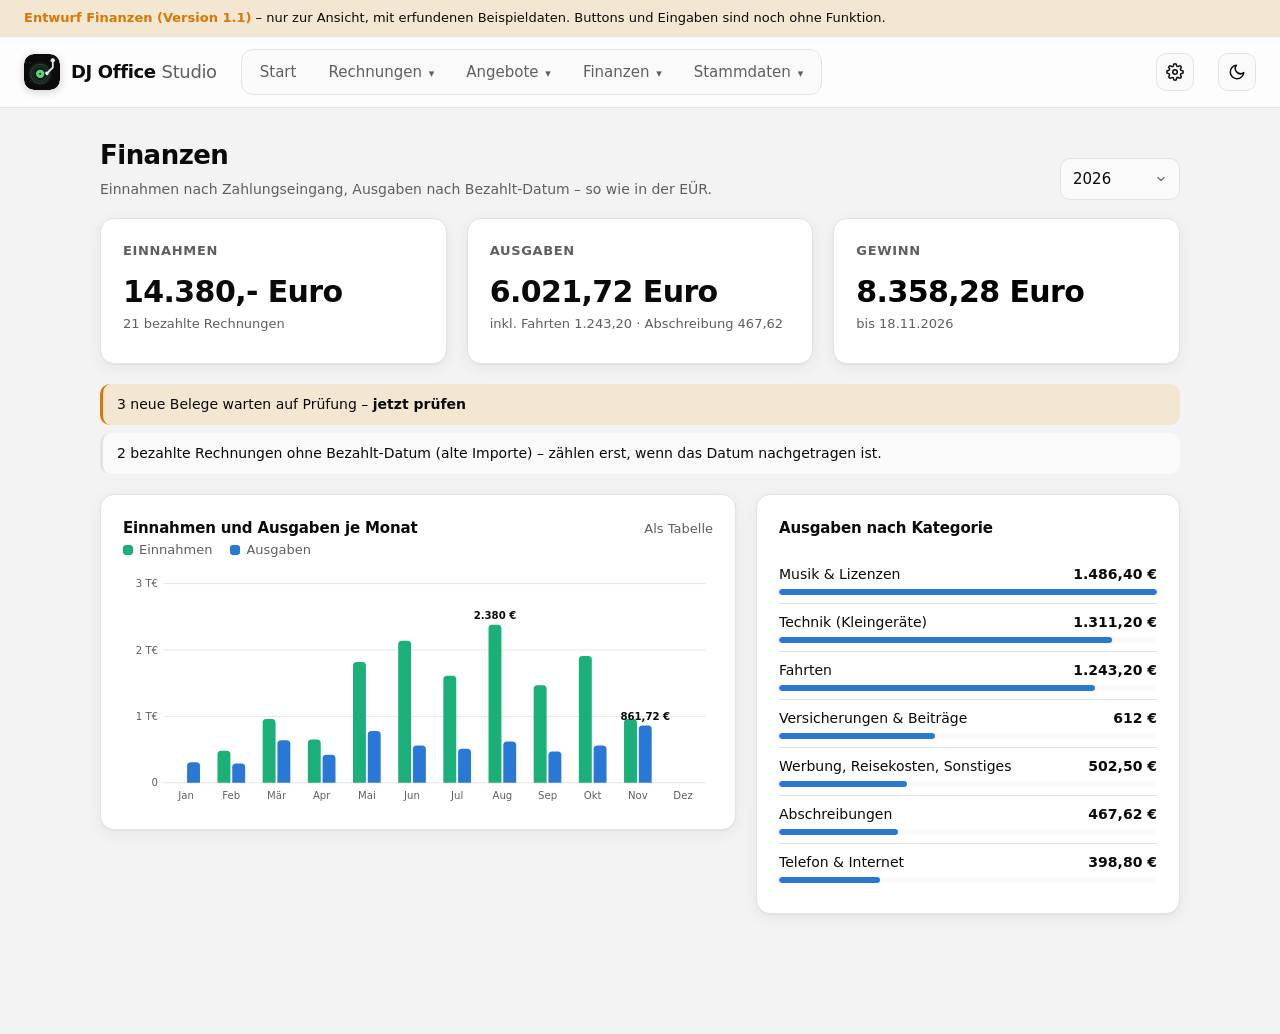
<file: docs/entwurf-finanzen/index.html>
<!DOCTYPE html>
<html lang="de">
<head>
<meta charset="utf-8">
<meta name="viewport" content="width=device-width, initial-scale=1">
<title>Entwurf: Finanzen – DJ Office Studio</title>
<script>
  (function () {
    var q = new URLSearchParams(location.search);
    var t = q.get("theme") || localStorage.getItem("theme") || (matchMedia("(prefers-color-scheme: dark)").matches ? "dark" : "light");
    document.documentElement.setAttribute("data-theme", t);
  })();
</script>
<link rel="stylesheet" href="../../rechnungen/app/static/style.css">
<style>
  /* ---- nur für den Entwurf ---- */
  .entwurf-band { background: var(--gelb-soft); color: var(--text); border-bottom: 1px solid var(--border); padding: 8px 24px; font-size: 13px; }
  .entwurf-band b { color: var(--gelb); }
  section.ansicht { display: none; }
  section.ansicht.aktiv { display: block; }
  .kopf { display: flex; align-items: flex-end; justify-content: space-between; gap: 16px; flex-wrap: wrap; margin: 4px 0 18px; }
  .kopf h2 { margin: 0; font-size: 26px; letter-spacing: -.02em; }
  .kopf .hint { margin-top: 4px; font-size: 14px; }
  .kopf select { width: auto; }
  .kacheln { display: grid; grid-template-columns: repeat(3, minmax(0, 1fr)); gap: 20px; margin-bottom: 20px; }
  .kacheln .card { margin: 0; }
  .kachel-titel { font-size: 13px; color: var(--muted); font-weight: 600; text-transform: uppercase; letter-spacing: .05em; margin-bottom: 8px; }
  .kachel .stat-gross { font-size: 30px; }
  .kachel.gewinn .stat-gross { color: var(--ink); }
  @media (max-width: 900px) { .kacheln { grid-template-columns: minmax(0, 1fr); } }
  .zwei { display: grid; grid-template-columns: minmax(0, 3fr) minmax(0, 2fr); gap: 20px; }
  .zwei > .card { margin: 0; }
  @media (max-width: 900px) { .zwei { grid-template-columns: minmax(0, 1fr); } }
  .row.between { justify-content: space-between; align-items: center; }

  /* Diagramm */
  .legende { display: flex; gap: 18px; font-size: 13px; color: var(--muted); margin: 0 0 8px; align-items: center; }
  .legende i { display: inline-block; width: 10px; height: 10px; border-radius: 3px; margin-right: 6px; vertical-align: -1px; }
  :root { --ein: #1baf7a; --aus: #2a78d6; }
  [data-theme="dark"] { --ein: #199e70; --aus: #256abf; }
  svg.diagramm { width: 100%; height: auto; display: block; overflow: visible; }
  svg.diagramm .gitter { stroke: var(--border); stroke-width: 1; }
  svg.diagramm text { fill: var(--muted); font-size: 11px; font-family: inherit; }
  svg.diagramm text.wert { fill: var(--text); font-weight: 600; }
  svg.diagramm .hit { fill: transparent; cursor: default; }
  svg.diagramm g.monat:hover .hit { fill: var(--primary-soft); }
  .tooltip { position: fixed; pointer-events: none; background: var(--card); border: 1px solid var(--border); box-shadow: var(--shadow-lg);
    border-radius: 10px; padding: 8px 12px; font-size: 13px; display: none; z-index: 50; min-width: 170px; }
  .tooltip b { display: block; margin-bottom: 4px; }
  .tooltip div { display: flex; justify-content: space-between; gap: 16px; }
  .tooltip i { display: inline-block; width: 8px; height: 8px; border-radius: 2px; margin-right: 6px; }
  .tabelle-umschalten { font-size: 13px; }
  table.mini { width: 100%; border-collapse: collapse; font-size: 13px; }
  table.mini th, table.mini td { padding: 5px 8px; border-bottom: 1px solid var(--border); text-align: right; }
  table.mini th:first-child, table.mini td:first-child { text-align: left; }

  /* Kategorien */
  .kat-zeile { display: grid; grid-template-columns: minmax(0, 1fr) auto; gap: 4px 12px; padding: 8px 0; border-bottom: 1px solid var(--border); font-size: 14px; }
  .kat-zeile:last-child { border-bottom: none; }
  .kat-zeile strong { font-variant-numeric: tabular-nums; }
  .kat-balken { grid-column: 1 / -1; height: 6px; border-radius: 999px; background: var(--input-bg); overflow: hidden; }
  .kat-balken span { display: block; height: 100%; border-radius: 999px; background: var(--aus); }
  .chip { display: inline-block; padding: 2px 9px; border-radius: 999px; font-size: 12px; font-weight: 600; background: var(--input-bg); border: 1px solid var(--border); white-space: nowrap; }
  .chip.musik { background: rgba(42, 120, 214, .12); border-color: transparent; }
  .chip.technik { background: var(--primary-soft); border-color: transparent; }
  .chip.auto { background: var(--primary-soft); border-color: transparent; }
  .chip.hand { background: var(--gelb-soft); border-color: transparent; }

  /* Belege */
  .neu-liste { display: grid; gap: 10px; }
  .neu-beleg { display: grid; grid-template-columns: 44px minmax(0, 1fr) auto auto; gap: 14px; align-items: center; padding: 12px 14px;
    border: 1px solid var(--border); border-radius: 12px; background: var(--input-bg); }
  .datei-icon { width: 44px; height: 52px; border-radius: 8px; background: var(--card); border: 1px solid var(--border); display: grid; place-items: center;
    font-size: 11px; font-weight: 700; color: var(--muted); }
  .neu-beleg .was { min-width: 0; }
  .neu-beleg .was strong { display: block; }
  .neu-beleg .was small { color: var(--muted); display: block; overflow: hidden; text-overflow: ellipsis; white-space: nowrap; }
  .neu-beleg .betrag { font-weight: 700; font-variant-numeric: tabular-nums; text-align: right; }
  .filterzeile { display: flex; gap: 10px; flex-wrap: wrap; align-items: center; margin-bottom: 8px; }
  .filterzeile input { flex: 1; min-width: 200px; }
  .filterzeile select { width: auto; }
  .umschalter { display: inline-flex; border: 1px solid var(--border); border-radius: 10px; overflow: hidden; }
  .umschalter button { border: none; border-radius: 0; background: var(--card); color: var(--muted); padding: 8px 12px; font-size: 13px; }
  .umschalter button.an { background: var(--chip-bg); color: var(--chip-fg); }
  tr.gruppe td { background: var(--input-bg); font-weight: 600; }
  tr.gruppe td small { font-weight: 500; color: var(--muted); }
  .beleg-link { text-decoration: none; font-size: 15px; }

  /* Prüfen-Dialog */
  .pruefen { display: grid; grid-template-columns: minmax(0, 1fr) minmax(0, 1fr); gap: 24px; }
  @media (max-width: 900px) { .pruefen { grid-template-columns: minmax(0, 1fr); } }
  .beleg-vorschau { border: 1px solid var(--border); border-radius: 12px; background: #fff; color: #111; padding: 22px; font-family: Arial, Helvetica, sans-serif; font-size: 13px; line-height: 1.45; }
  .beleg-vorschau .mail-kopf { border-bottom: 1px solid #e5e5e5; padding-bottom: 10px; margin-bottom: 14px; color: #555; font-size: 12px; }
  .beleg-vorschau h3 { margin: 0 0 4px; font-size: 20px; }
  .beleg-vorschau table { width: 100%; border-collapse: collapse; margin-top: 12px; }
  .beleg-vorschau td { padding: 5px 0; border-bottom: 1px solid #eee; }
  .beleg-vorschau td:last-child { text-align: right; }
  .beleg-vorschau tr.beleg-summe td { font-weight: 700; font-size: 15px; border-bottom: none; }
  .beleg-vorschau mark { background: rgba(74, 222, 128, .45); padding: 0 3px; border-radius: 3px; }
  .mini-hinweis a, .pruefliste a { color: var(--text); font-weight: 650; }
  .erkannt { font-size: 12px; color: var(--muted); margin-top: -8px; margin-bottom: 12px; }
  .erkannt b { color: var(--ink); }
  .fortschritt { font-size: 13px; color: var(--muted); }

  /* Fahrten / Editor */
  .info-zeile { display: flex; gap: 10px 22px; flex-wrap: wrap; font-size: 14px; color: var(--muted); align-items: center; }
  .info-zeile b { color: var(--text); }
  .schalter-zeile { display: flex; gap: 12px; align-items: center; padding: 12px 14px; border-radius: 12px; background: var(--primary-soft); margin-top: 6px; }
  .schalter-zeile .hint { margin: 0; }
  .ort-felder { display: grid; gap: 0; }
  .muted { color: var(--muted); }
  .mini-hinweis { font-size: 12.5px; color: var(--muted); }
  .klein-button-zeile { display: flex; gap: 8px; flex-wrap: wrap; }
  .gesperrt { opacity: .55; }
  .pruefliste { list-style: none; margin: 0; padding: 0; display: grid; gap: 8px; }
  .pruefliste li { padding: 10px 14px; border-radius: 10px; font-size: 14px; background: var(--input-bg); border-left: 3px solid var(--border); }
  .pruefliste li.ok { background: var(--primary-soft); border-left-color: var(--neon); }
  .pruefliste li.warn { background: var(--gelb-soft); border-left-color: var(--gelb); }
  table.euer td.num { font-variant-numeric: tabular-nums; }
  table.euer tr.summe td { font-weight: 700; border-top: 2px solid var(--text); }
  table.euer tr.zwischen td { font-weight: 650; background: var(--input-bg); }
  table.euer tr.gewinn td { font-weight: 800; font-size: 17px; }
  .export-liste { margin: 8px 0 16px; padding-left: 18px; font-size: 14px; }
  .export-liste li { margin: 3px 0; }
  .eingerueckt td:first-child { padding-left: 26px; }
</style>
</head>
<body>
<div class="entwurf-band"><b>Entwurf Finanzen (Version 1.1)</b> – nur zur Ansicht, mit erfundenen Beispieldaten. Buttons und Eingaben sind noch ohne Funktion.</div>
<header>
  <h1 id="logo">
    <svg class="logo" viewBox="0 0 40 40" aria-hidden="true">
      <rect width="40" height="40" rx="11" fill="#0b0b0b"/><circle cx="18" cy="22" r="13" fill="#1a1a1a"/>
      <circle cx="18" cy="22" r="10.5" fill="none" stroke="var(--neon)" stroke-opacity=".35" stroke-width=".8"/>
      <circle cx="18" cy="22" r="8" fill="none" stroke="var(--neon)" stroke-opacity=".25" stroke-width=".8"/>
      <circle cx="18" cy="22" r="4.6" fill="var(--neon)"/><circle cx="18" cy="22" r="1.2" fill="#0b0b0b"/>
      <path d="M32 7 L32 15 L25.5 21.5" fill="none" stroke="#e8e8e8" stroke-width="2" stroke-linecap="round" stroke-linejoin="round"/>
      <circle cx="32" cy="7" r="2.4" fill="#e8e8e8"/>
      <rect x="23.4" y="20" width="4" height="3" rx="1" transform="rotate(45 25.4 21.5)" fill="#e8e8e8"/>
    </svg>
    <span class="brand">DJ Office <em>Studio</em></span>
  </h1>
  <nav>
    <button type="button" data-ansicht="start">Start</button>
    <div class="menu"><button type="button" class="menu-kopf">Rechnungen <span class="pfeil">▾</span></button>
      <div class="menu-liste"><button type="button" data-ansicht="editor">＋ Neue Rechnung</button><button type="button" disabled>☰ Rechnungen</button></div></div>
    <div class="menu"><button type="button" class="menu-kopf">Angebote <span class="pfeil">▾</span></button>
      <div class="menu-liste"><button type="button" disabled>✎ Neues Angebot</button><button type="button" disabled>❐ Angebote</button></div></div>
    <div class="menu"><button type="button" class="menu-kopf">Finanzen <span class="pfeil">▾</span></button>
      <div class="menu-liste">
        <button type="button" data-ansicht="uebersicht">◔ Übersicht</button>
        <button type="button" data-ansicht="ausgaben">↧ Ausgaben</button>
        <button type="button" data-ansicht="fahrten">➜ Fahrten</button>
        <button type="button" data-ansicht="anschaffungen">▣ Anschaffungen</button>
        <button type="button" data-ansicht="euer">§ EÜR &amp; Export</button>
      </div></div>
    <div class="menu"><button type="button" class="menu-kopf">Stammdaten <span class="pfeil">▾</span></button>
      <div class="menu-liste"><button type="button" disabled>◉ Kunden</button><button type="button" disabled>♪ Rechnungsposten</button><button type="button" disabled>€ Zahlungsbedingungen</button></div></div>
  </nav>
  <button type="button" class="theme-toggle header-rechts" data-ansicht="einstellungen" title="Einstellungen">
    <svg viewBox="0 0 24 24" fill="none" stroke="currentColor" stroke-width="2" stroke-linecap="round" stroke-linejoin="round" aria-hidden="true"><circle cx="12" cy="12" r="3"/><path d="M19.4 15a1.65 1.65 0 0 0 .33 1.82l.06.06a2 2 0 1 1-2.83 2.83l-.06-.06a1.65 1.65 0 0 0-1.82-.33 1.65 1.65 0 0 0-1 1.51V21a2 2 0 1 1-4 0v-.09A1.65 1.65 0 0 0 9 19.4a1.65 1.65 0 0 0-1.82.33l-.06.06a2 2 0 1 1-2.83-2.83l.06-.06A1.65 1.65 0 0 0 4.68 15a1.65 1.65 0 0 0-1.51-1H3a2 2 0 1 1 0-4h.09A1.65 1.65 0 0 0 4.6 9a1.65 1.65 0 0 0-.33-1.82l-.06-.06a2 2 0 1 1 2.83-2.83l.06.06A1.65 1.65 0 0 0 9 4.68a1.65 1.65 0 0 0 1-1.51V3a2 2 0 1 1 4 0v.09a1.65 1.65 0 0 0 1 1.51 1.65 1.65 0 0 0 1.82-.33l.06-.06a2 2 0 1 1 2.83 2.83l-.06.06A1.65 1.65 0 0 0 19.4 9a1.65 1.65 0 0 0 1.51 1H21a2 2 0 1 1 0 4h-.09a1.65 1.65 0 0 0-1.51 1z"/></svg>
  </button>
  <button type="button" id="theme-toggle" class="theme-toggle" title="Hell/Dunkel">
    <svg class="icon-mond" viewBox="0 0 24 24" fill="none" stroke="currentColor" stroke-width="2" stroke-linecap="round" stroke-linejoin="round"><path d="M21 12.8A9 9 0 1 1 11.2 3a7 7 0 0 0 9.8 9.8z"/></svg>
    <svg class="icon-sonne" viewBox="0 0 24 24" fill="none" stroke="currentColor" stroke-width="2" stroke-linecap="round" stroke-linejoin="round"><circle cx="12" cy="12" r="4"/><path d="M12 2v2M12 20v2M4.9 4.9l1.4 1.4M17.7 17.7l1.4 1.4M2 12h2M20 12h2M4.9 19.1l1.4-1.4M17.7 6.3l1.4-1.4"/></svg>
  </button>
</header>

<main>
<!-- ======================= START (neue Kachel) ======================= -->
<section class="ansicht" id="a-start">
  <div class="kopf"><div><h2>Hallo, Max!</h2><p class="hint">Startseite – neu ist nur die Kachel „Finanzen 2026“ (rechts oben), der Rest bleibt wie bisher.</p></div></div>
  <div class="start-grid">
    <div class="start-spalte">
      <div class="card"><div class="row between"><h2>Offene Rechnungen</h2><a href="#" class="mehr">alle →</a></div>
        <div class="stat-gross">1.410,- Euro<small>2 offene Rechnungen</small></div><p class="hint">… wie bisher …</p></div>
    </div>
    <div class="start-spalte">
      <div class="card">
        <div class="row between"><h2>Finanzen 2026</h2><a href="#" class="mehr" data-ansicht="uebersicht">Übersicht →</a></div>
        <div class="stat-gross">8.358,28 Euro<small>Gewinn bis heute · Einnahmen 14.380,- · Ausgaben 6.021,72</small></div>
        <ul class="hinweise"><li class="gelb">3 neue Belege warten auf Prüfung – <a href="#" data-ansicht="ausgaben">jetzt prüfen</a></li></ul>
      </div>
      <div class="card"><h2>Datensicherung</h2><p class="hint">… wie bisher …</p></div>
    </div>
  </div>
</section>

<!-- ======================= ÜBERSICHT ======================= -->
<section class="ansicht" id="a-uebersicht">
  <div class="kopf">
    <div><h2>Finanzen</h2><p class="hint">Einnahmen nach Zahlungseingang, Ausgaben nach Bezahlt-Datum – so wie in der EÜR.</p></div>
    <select aria-label="Jahr"><option>2026</option><option>2025</option></select>
  </div>
  <div class="kacheln">
    <div class="card kachel"><div class="kachel-titel">Einnahmen</div><div class="stat-gross">14.380,- Euro<small>21 bezahlte Rechnungen</small></div></div>
    <div class="card kachel"><div class="kachel-titel">Ausgaben</div><div class="stat-gross">6.021,72 Euro<small>inkl. Fahrten 1.243,20 · Abschreibung 467,62</small></div></div>
    <div class="card kachel gewinn"><div class="kachel-titel">Gewinn</div><div class="stat-gross">8.358,28 Euro<small>bis 18.11.2026</small></div></div>
  </div>
  <ul class="hinweise" style="margin-bottom:20px">
    <li class="gelb">3 neue Belege warten auf Prüfung – <a href="#" data-ansicht="ausgaben">jetzt prüfen</a></li>
    <li>2 bezahlte Rechnungen ohne Bezahlt-Datum (alte Importe) – zählen erst, wenn das Datum nachgetragen ist.</li>
  </ul>
  <div class="zwei">
    <div class="card">
      <div class="row between"><h2>Einnahmen und Ausgaben je Monat</h2><a href="#" class="mehr tabelle-umschalten" id="tab-umschalten">Als Tabelle</a></div>
      <div class="legende"><span><i style="background:var(--ein)"></i>Einnahmen</span><span><i style="background:var(--aus)"></i>Ausgaben</span></div>
      <div id="diagramm"></div>
      <div id="diagramm-tabelle" hidden></div>
    </div>
    <div class="card">
      <h2>Ausgaben nach Kategorie</h2>
      <div id="kategorien"></div>
    </div>
  </div>
</section>

<!-- ======================= AUSGABEN ======================= -->
<section class="ansicht" id="a-ausgaben">
  <div class="kopf"><div><h2>Ausgaben</h2><p class="hint">Belege hochladen, prüfen, fertig. Die Originale bleiben gespeichert.</p></div>
    <div class="klein-button-zeile"><button type="button" class="secondary">＋ Ausgabe ohne Beleg</button></div></div>
  <div class="card">
    <label class="dropzone"><strong>Belege hierher ziehen</strong><span>PDF-Rechnungen · Fotos (JPG, PNG, HEIC) · Kauf-Mails direkt aus dem Mailprogramm (.eml, .msg) – auch mehrere auf einmal</span><span class="mini-hinweis">oder klicken zum Auswählen</span></label>
  </div>
  <div class="card">
    <div class="row between"><h2>Neu – bitte prüfen <span class="h2-sub">3 Belege</span></h2><button type="button" data-ansicht="pruefen">Alle nacheinander prüfen →</button></div>
    <div class="neu-liste">
      <div class="neu-beleg"><div class="datei-icon">MAIL</div><div class="was"><strong>Beatport</strong><small>„Here is your order receipt“ · 31.10.2026 · 2 Tracks · erkannt: Gesamt, MwSt., Kategorie</small></div><div class="betrag">5,33 €</div><button type="button" class="small" data-ansicht="pruefen">Prüfen</button></div>
      <div class="neu-beleg"><div class="datei-icon">MAIL</div><div class="was"><strong>Apple</strong><small>„Deine Rechnung von Apple“ · 09.11.2026 · 1 Titel · erkannt: Gesamt, MwSt., Kategorie</small></div><div class="betrag">1,29 €</div><button type="button" class="small secondary">Prüfen</button></div>
      <div class="neu-beleg"><div class="datei-icon">FOTO</div><div class="was"><strong>IMG_2041.HEIC</strong><small>Foto · 14.11.2026 · keine automatische Erkennung – Betrag bitte eintragen</small></div><div class="betrag muted">– €</div><button type="button" class="small secondary">Eintragen</button></div>
    </div>
  </div>
  <div class="card">
    <div class="filterzeile">
      <input placeholder="Ausgaben durchsuchen …">
      <select><option>2026</option></select>
      <select><option>Alle Kategorien</option><option>Musik &amp; Lizenzen</option><option>Technik</option></select>
      <div class="umschalter"><button type="button">Einzeln</button><button type="button" class="an">Zusammengefasst</button></div>
    </div>
    <table class="list">
      <thead><tr><th>Bezahlt am</th><th>Lieferant</th><th>Beschreibung</th><th>Kategorie</th><th class="num">Betrag</th><th>Beleg</th><th></th></tr></thead>
      <tbody>
        <tr class="gruppe"><td>Nov. 2026</td><td>Musik-Käufe</td><td><small>Apple 3× · Amazon 1× · Qobuz 1× – aufklappen ▸</small></td><td><span class="chip musik">Musik &amp; Lizenzen</span></td><td class="num">8,79 €</td><td></td><td></td></tr>
        <tr><td>14.11.26</td><td>Thomann</td><td>2 × XLR-Kabel 10 m, Gaffa-Tape</td><td><span class="chip technik">Technik</span></td><td class="num">54,80 €</td><td><a class="beleg-link" href="#" title="Beleg öffnen">📎</a></td><td class="btns"><button class="small secondary">✎</button></td></tr>
        <tr><td>01.11.26</td><td>DJ City</td><td>Musikpool Monatsabo</td><td><span class="chip musik">Musik &amp; Lizenzen</span></td><td class="num">29,99 €</td><td><a class="beleg-link" href="#">📎</a></td><td class="btns"><button class="small secondary">✎</button></td></tr>
        <tr class="gruppe"><td>Okt. 2026</td><td>Musik-Käufe</td><td><small>Beatport 4× · Apple 2× – aufklappen ▸</small></td><td><span class="chip musik">Musik &amp; Lizenzen</span></td><td class="num">17,46 €</td><td></td><td></td></tr>
        <tr><td>22.10.26</td><td>Musterstadt Druck</td><td>Visitenkarten 500 Stück</td><td><span class="chip">Werbung</span></td><td class="num">39,90 €</td><td><a class="beleg-link" href="#">📎</a></td><td class="btns"><button class="small secondary">✎</button></td></tr>
        <tr><td>03.10.26</td><td>Parkhaus Altstadt</td><td>Parken Hochzeit Muster (ohne Beleg: Automat)</td><td><span class="chip">Reisekosten</span></td><td class="num">8,00 €</td><td><span class="muted" title="ohne Beleg – Notiz vorhanden">—</span></td><td class="btns"><button class="small secondary">✎</button></td></tr>
      </tbody>
    </table>
    <p class="hint">2026: 48 Ausgaben · Summe 4.310,90 € (ohne Fahrten und Abschreibung)</p>
  </div>
</section>

<!-- ======================= BELEG PRÜFEN ======================= -->
<section class="ansicht" id="a-pruefen">
  <div class="kopf"><div><h2>Beleg prüfen</h2><p class="fortschritt">1 von 3 · danach Apple, Foto IMG_2041</p></div>
    <button type="button" class="secondary" data-ansicht="ausgaben">✕ Schließen</button></div>
  <div class="card">
    <div class="pruefen">
      <div>
        <div class="beleg-vorschau">
          <div class="mail-kopf">Von: Beatport &lt;no-reply@account.beatport.com&gt;<br>Betreff: Here is your order receipt<br>Datum: 31.10.2026, 12:20</div>
          <h3>Receipt</h3>
          <div style="color:#666">Beatport LLC · Invoice Number: #00000000 · Purchase Date: <mark>10/31/2026</mark></div>
          <table>
            <tr><td>Dragostea din tei – O-Zone (AIFF)</td><td>€2.34</td></tr>
            <tr><td>Wonderful Days Reloaded – Outsiders (AIFF)</td><td>€2.14</td></tr>
            <tr><td>Subtotal</td><td>€4.48</td></tr>
            <tr><td>VAT</td><td><mark>€0.85</mark></td></tr>
            <tr class="beleg-summe"><td>Total</td><td><mark>€5.33</mark></td></tr>
          </table>
        </div>
        <p class="mini-hinweis">Original-Mail wird unverändert gespeichert · <a href="#">Original öffnen</a></p>
      </div>
      <div>
        <label>Lieferant<input value="Beatport"></label>
        <p class="erkannt">erkannt am Absender <b>account.beatport.com</b></p>
        <div class="row">
          <label>Belegdatum<input value="31.10.2026"></label>
          <label>Bezahlt am<input value="31.10.2026"></label>
        </div>
        <div class="row">
          <label>Betrag (brutto)<input value="5,33 €" style="font-weight:700"></label>
          <label>davon Umsatzsteuer<select><option>19 % – 0,85 €</option><option>7 %</option><option>keine</option></select></label>
        </div>
        <p class="erkannt">erkannt: <b>Total €5.33</b> und <b>VAT €0.85</b> (Beatport-Regel) – bitte kurz mit dem Beleg links vergleichen</p>
        <label>Kategorie<select><option>Musik &amp; Lizenzen</option><option>Technik</option></select></label>
        <p class="erkannt">wie bei den letzten Beatport-Käufen</p>
        <label>Beschreibung<input value="2 Tracks (AIFF)"></label>
        <label>Zu einer Rechnung gehörig <span class="opt">(optional)</span><select><option>– keine –</option><option>Rechnung 040 – Anna und Jonas Muster</option></select></label>
        <div class="actions">
          <button type="button" class="secondary">Verwerfen</button>
          <button type="button">✓ Übernehmen &amp; nächster</button>
        </div>
      </div>
    </div>
  </div>
</section>

<!-- ======================= FAHRTEN ======================= -->
<section class="ansicht" id="a-fahrten">
  <div class="kopf"><div><h2>Fahrten</h2><p class="hint">Automatisch aus jeder Rechnung: Hin- und Rückfahrt zum Veranstaltungsort.</p></div>
    <div class="klein-button-zeile"><button type="button" class="secondary">↻ Fahrten nachberechnen</button><button type="button">＋ Fahrt ergänzen</button></div></div>
  <div class="card">
    <div class="info-zeile"><span>Fahrzeug: <b>Privat</b> (0,30 €/km)</span><span>Start: <b>Musterweg 1, 12345 Musterstadt</b></span><span>Berechnung: <b>OpenStreetMap</b></span><a href="#" class="mehr" data-ansicht="einstellungen">ändern →</a></div>
  </div>
  <div class="kacheln">
    <div class="card kachel"><div class="kachel-titel">Fahrten 2026</div><div class="stat-gross">23<small>davon 2 von Hand ergänzt</small></div></div>
    <div class="card kachel"><div class="kachel-titel">Kilometer</div><div class="stat-gross">4.144 km<small>Hin- und Rückfahrten</small></div></div>
    <div class="card kachel"><div class="kachel-titel">Als Ausgabe</div><div class="stat-gross">1.243,20 Euro<small>4.144 km × 0,30 €</small></div></div>
  </div>
  <div class="card">
    <table class="list">
      <thead><tr><th>Datum</th><th>Anlass</th><th>Ziel</th><th class="num">km</th><th class="num">Betrag</th><th>Quelle</th><th></th></tr></thead>
      <tbody>
        <tr><td>14.11.26</td><td>Rechnung 041<br><small>Bernd Probe · Firmenfeier</small></td><td>Eventhalle Beispielhausen<br><small>Am Markt 3, 12346 Beispielhausen</small></td><td class="num">2 × 18 = 36</td><td class="num">10,80 €</td><td><span class="chip auto">automatisch</span></td><td class="btns"><button class="small secondary">✎</button><button class="icon del" title="Fahrt entfernen – für diese Rechnung wird dann keine Fahrt mehr angelegt">✕</button></td></tr>
        <tr><td>31.10.26</td><td>Rechnung 040<br><small>Anna und Jonas Muster · Hochzeit</small></td><td>Hof Lindenhof<br><small>Feldweg 3, 12350 Lindenau</small></td><td class="num">2 × 31 = 62</td><td class="num">18,60 €</td><td><span class="chip auto">automatisch</span></td><td class="btns"><button class="small secondary">✎</button><button class="icon del">✕</button></td></tr>
        <tr><td>30.10.26</td><td>Aufbau am Vortag<br><small>zu Rechnung 040</small></td><td>Hof Lindenhof</td><td class="num">2 × 31 = 62</td><td class="num">18,60 €</td><td><span class="chip hand">von Hand</span></td><td class="btns"><button class="small secondary">✎</button><button class="icon del">✕</button></td></tr>
        <tr><td>17.10.26</td><td>Rechnung 038<br><small>Beispiel GmbH · Firmenfeier</small></td><td>Beispiel GmbH<br><small>Industriestr. 5, 12349 Neustadt</small></td><td class="num">2 × 24 = 48 <small class="muted" title="von 44 km korrigiert (Umleitung)">✎</small></td><td class="num">14,40 €</td><td><span class="chip hand">korrigiert</span></td><td class="btns"><button class="small secondary">✎</button><button class="icon del">✕</button></td></tr>
      </tbody>
    </table>
    <p class="hint">Ohne Fahrt: Rechnung 039 (Carla Test) – „Fahrt erfassen“ ist bei dieser Rechnung ausgeschaltet.</p>
  </div>
</section>

<!-- ======================= ANSCHAFFUNGEN ======================= -->
<section class="ansicht" id="a-anschaffungen">
  <div class="kopf"><div><h2>Anschaffungen</h2><p class="hint">Geräte über 800 € netto werden über ihre Nutzungsdauer abgeschrieben – das ist das Anlagenverzeichnis für den Steuerberater.</p></div>
    <div class="klein-button-zeile"><button type="button" class="secondary">＋ Gerät aus Vorjahren übernehmen</button></div></div>
  <div class="card">
    <table class="list">
      <thead><tr><th>Gerät</th><th>gekauft</th><th class="num">Kosten</th><th>Nutzungsdauer</th><th class="num">Abschreibung 2026</th><th class="num">Restwert 31.12.</th><th></th></tr></thead>
      <tbody>
        <tr><td><b>Aktivboxen (Paar)</b><br><small>Thomann · Beleg 📎</small></td><td>12.03.2026</td><td class="num">2.380,00 €</td><td>7 Jahre</td><td class="num">283,33 €<br><small class="muted">10 von 12 Monaten</small></td><td class="num">2.096,67 €</td><td class="btns"><button class="small secondary">✎</button></td></tr>
        <tr><td><b>DJ-Controller</b><br><small>aus Vorjahr übernommen</small></td><td>05.06.2024</td><td class="num">1.290,00 €</td><td>7 Jahre</td><td class="num">184,29 €</td><td class="num">813,92 €</td><td class="btns"><button class="small secondary">✎</button></td></tr>
        <tr><td><b>Laptop</b><br><small>Computer: 1 Jahr</small></td><td>20.01.2025</td><td class="num">1.499,00 €</td><td>1 Jahr</td><td class="num">0,00 €</td><td class="num">0,00 €</td><td class="btns"><button class="small secondary">✎</button></td></tr>
        <tr><td><b>Funkmikrofon</b><br><small>bis 800 € netto – sofort abgesetzt</small></td><td>08.05.2026</td><td class="num">349,00 €</td><td>sofort</td><td class="num">(in Ausgaben)</td><td class="num">0,00 €</td><td class="btns"><button class="small secondary">✎</button></td></tr>
      </tbody>
    </table>
    <p class="hint">Abschreibung 2026 gesamt: <b>467,62 €</b> · Nutzungsdauern sind Vorschläge – bitte mit dem Steuerberater abstimmen.</p>
  </div>
</section>

<!-- ======================= EÜR & EXPORT ======================= -->
<section class="ansicht" id="a-euer">
  <div class="kopf"><div><h2>EÜR &amp; Export</h2><p class="hint">Einnahmen-Überschuss-Rechnung – Grundlage für die Anlage EÜR und den Steuerberater.</p></div>
    <select aria-label="Jahr"><option>2026</option><option>2025</option></select></div>
  <div class="zwei">
    <div class="card">
      <h2>EÜR 2026 <span class="h2-sub">Kleinunternehmer · Stand 18.11.2026</span></h2>
      <table class="list euer">
        <tbody>
          <tr class="zwischen"><td>Betriebseinnahmen</td><td class="num">14.380,00 €</td></tr>
          <tr class="eingerueckt"><td>Rechnungen (nach Zahlungseingang)</td><td class="num">14.380,00 €</td></tr>
          <tr class="eingerueckt"><td>Sonstige Einnahmen</td><td class="num">0,00 €</td></tr>
          <tr class="zwischen"><td>Betriebsausgaben</td><td class="num">6.021,72 €</td></tr>
          <tr class="eingerueckt"><td>Musik &amp; Lizenzen</td><td class="num">1.486,40 €</td></tr>
          <tr class="eingerueckt"><td>Technik (Kleingeräte, Verbrauch)</td><td class="num">1.311,20 €</td></tr>
          <tr class="eingerueckt"><td>Fahrten (Kilometerpauschale)</td><td class="num">1.243,20 €</td></tr>
          <tr class="eingerueckt"><td>Versicherungen &amp; Beiträge</td><td class="num">612,00 €</td></tr>
          <tr class="eingerueckt"><td>Abschreibungen</td><td class="num">467,62 €</td></tr>
          <tr class="eingerueckt"><td>Telefon &amp; Internet</td><td class="num">398,80 €</td></tr>
          <tr class="eingerueckt"><td>Werbung, Reisekosten, Sonstiges</td><td class="num">502,50 €</td></tr>
          <tr class="gewinn summe"><td>Gewinn</td><td class="num">8.358,28 €</td></tr>
        </tbody>
      </table>
    </div>
    <div>
      <div class="card">
        <h2>Prüfliste vor dem Export</h2>
        <ul class="pruefliste">
          <li class="ok">✓ Alle Ausgaben haben eine Kategorie</li>
          <li class="warn">⚠ 2 bezahlte Rechnungen ohne Bezahlt-Datum – <a href="#">nachtragen</a></li>
          <li class="warn">⚠ 3 Belege noch nicht geprüft – <a href="#" data-ansicht="ausgaben">prüfen</a></li>
          <li>ℹ 1 Ausgabe ohne Beleg (Parkautomat) – Notiz vorhanden</li>
          <li class="ok">✓ Keine Tankbelege (Privatfahrzeug)</li>
          <li>ℹ 2 Rechnungen sind zum Jahresende noch offen – zählen erst bei Zahlung</li>
        </ul>
      </div>
      <div class="card">
        <h2>Export für den Steuerberater</h2>
        <ul class="export-liste">
          <li>EÜR, Einnahmen, Ausgaben, Fahrten, Anlagenverzeichnis als Excel-Tabellen</li>
          <li>alle eigenen Rechnungen als PDF</li>
          <li>alle Ausgaben-Belege (PDF, Fotos, Original-Mails)</li>
        </ul>
        <div class="klein-button-zeile"><button type="button">⇩ Export 2026 herunterladen</button><button type="button" class="secondary gesperrt" disabled title="kommt mit 1.2">Jahr abschließen</button></div>
        <p class="mini-hinweis">Derselbe Export steht weiterhin unter ⚙ Einstellungen → Datensicherung &amp; Export.</p>
      </div>
    </div>
  </div>
</section>

<!-- ======================= EDITOR (Ergänzung) ======================= -->
<section class="ansicht" id="a-editor">
  <div class="kopf"><div><h2>Neue Rechnung</h2><p class="hint">Neu ist nur die Karte „Veranstaltung &amp; Fahrt“ – Kunde, Positionen usw. bleiben wie bisher.</p></div></div>
  <div class="grid2">
    <div class="card gesperrt"><h2>Kunde</h2><label>Name<input value="Anna und Jonas Muster"></label><label>Straße und Hausnummer<input value="Lindenweg 12"></label><div class="row"><label class="plz">PLZ <input value="12345"></label><label class="grow">Ort <input value="Musterstadt"></label></div></div>
    <div class="card">
      <h2>Veranstaltung &amp; Fahrt</h2>
      <label class="inline"><input type="checkbox"> Veranstaltungsort wie Kundenadresse</label>
      <div class="ort-felder" style="margin-top:12px">
        <label>Name des Ortes <span class="opt">(optional)</span><input value="Hof Lindenhof"></label>
        <label>Straße und Hausnummer<input value="Feldweg 3"></label>
        <div class="row"><label class="plz">PLZ <input value="12350"></label><label class="grow">Ort <input value="Lindenau"></label></div>
      </div>
      <div class="schalter-zeile">
        <input type="checkbox" checked aria-label="Fahrt erfassen">
        <div><b>Fahrt erfassen</b><p class="hint">≈ 31 km einfach · hin und zurück 62 km · 18,60 € als Ausgabe (Privatfahrzeug, 0,30 €/km)</p></div>
      </div>
      <p class="mini-hinweis" style="margin-top:8px">Ausschalten, wenn keine Fahrt anfällt – dann wird für diese Rechnung auch später keine angelegt.</p>
    </div>
  </div>
</section>

<!-- ======================= EINSTELLUNGEN (neue Karte) ======================= -->
<section class="ansicht" id="a-einstellungen">
  <div class="kopf"><div><h2>Einstellungen</h2><p class="hint">Neu ist die Karte „Finanzen &amp; Fahrten“ – alle anderen Karten bleiben wie bisher.</p></div></div>
  <div class="card">
    <h2>Finanzen &amp; Fahrten</h2>
    <div class="grid2">
      <div>
        <label>Fahrzeug
          <select><option>Privatfahrzeug – 0,30 € pro gefahrenem km</option><option>Betriebsfahrzeug – tatsächliche Kosten (Tanken, Werkstatt …)</option></select></label>
        <p class="hint" style="margin:-6px 0 14px">Beim Privatfahrzeug dürfen Tankbelege nicht zusätzlich abgesetzt werden – die App weist darauf hin.</p>
        <div class="row"><label>Kilometersatz <span class="opt">(€)</span><input value="0,30"></label><label>Neue Rechnungen<select><option>Fahrt erfassen: an</option><option>Fahrt erfassen: aus</option></select></label></div>
      </div>
      <div>
        <label>Startadresse der Fahrten<input placeholder="leer = Absenderadresse (Musterweg 1, 12345 Musterstadt)"></label>
        <label class="inline"><input type="checkbox" checked> Strecke automatisch berechnen (OpenStreetMap)</label>
        <p class="hint" style="margin-top:6px">Dafür werden Start- und Zieladresse an den Kartendienst OpenStreetMap übertragen – keine Namen, keine Beträge. Ohne Häkchen trägst du die Kilometer selbst ein.</p>
      </div>
    </div>
  </div>
</section>
</main>
<div class="tooltip" id="tooltip"></div>

<script>
const $ = (s, r = document) => r.querySelector(s), $$ = (s, r = document) => [...r.querySelectorAll(s)];
function zeige(name) {
  $$("section.ansicht").forEach(s => s.classList.toggle("aktiv", s.id === "a-" + name));
  $$("nav .menu").forEach(m => m.classList.remove("offen"));
  history.replaceState(null, "", "?s=" + name + (new URLSearchParams(location.search).get("theme") ? "&theme=" + document.documentElement.dataset.theme : ""));
  window.scrollTo(0, 0);
}
document.addEventListener("click", e => {
  const z = e.target.closest("[data-ansicht]");
  if (z) { e.preventDefault(); zeige(z.dataset.ansicht); return; }
  const k = e.target.closest(".menu-kopf");
  $$("nav .menu").forEach(m => m.classList.toggle("offen", k ? m === k.parentElement && !m.classList.contains("offen") : false));
});
$("#theme-toggle").addEventListener("click", () => {
  const t = document.documentElement.dataset.theme === "dark" ? "light" : "dark";
  document.documentElement.dataset.theme = t; localStorage.setItem("theme", t);
});

// ---- Diagramm: Einnahmen und Ausgaben je Monat (gruppierte Säulen, eine Achse) ----
const MON = ["Jan", "Feb", "Mär", "Apr", "Mai", "Jun", "Jul", "Aug", "Sep", "Okt", "Nov", "Dez"];
const EIN = [0, 480, 960, 650, 1820, 2140, 1610, 2380, 1470, 1910, 960, 0];
const AUS = [310, 290, 640, 420, 780, 560, 510, 620, 470, 560, 861.72, 0];   // Nov. inkl. Abschreibung des Jahres
const euro = v => v.toLocaleString("de-DE", Number.isInteger(v) ? {} : { minimumFractionDigits: 2, maximumFractionDigits: 2 }) + " €";
(function diagramm() {
  const W = 640, H = 260, L = 44, R = 8, T = 18, B = 26, max = 3000;
  const bw = (W - L - R) / 12, bar = Math.min(14, (bw - 10) / 2);
  const y = v => T + (H - T - B) * (1 - v / max);
  let s = `<svg class="diagramm" viewBox="0 0 ${W} ${H}" role="img" aria-label="Einnahmen und Ausgaben je Monat 2026">`;
  for (const v of [0, 1000, 2000, 3000]) s += `<line class="gitter" x1="${L}" x2="${W - R}" y1="${y(v)}" y2="${y(v)}"/><text x="${L - 6}" y="${y(v) + 4}" text-anchor="end">${v ? (v / 1000) + " T€" : "0"}</text>`;
  const saeule = (x, v, farbe) => {
    if (!v) return "";
    const h = y(0) - y(v), r = Math.min(4, h);
    return `<path d="M${x},${y(0)} V${y(v) + r} Q${x},${y(v)} ${x + r},${y(v)} H${x + bar - r} Q${x + bar},${y(v)} ${x + bar},${y(v) + r} V${y(0)} Z" fill="${farbe}"/>`;
  };
  MON.forEach((m, i) => {
    const x0 = L + i * bw, xe = x0 + bw / 2 - bar - 1, xa = x0 + bw / 2 + 1;
    s += `<g class="monat" data-i="${i}"><rect class="hit" x="${x0}" y="${T}" width="${bw}" height="${H - T - B}" rx="6"/>`
      + saeule(xe, EIN[i], "var(--ein)") + saeule(xa, AUS[i], "var(--aus)")
      + `<text x="${x0 + bw / 2}" y="${H - 8}" text-anchor="middle">${m}</text></g>`;
  });
  // selektive Beschriftung: bester Einnahmemonat und Ausreißer bei den Ausgaben
  const iMax = EIN.indexOf(Math.max(...EIN)), iAus = AUS.indexOf(Math.max(...AUS));
  s += `<text class="wert" x="${L + iMax * bw + bw / 2 - bar / 2 - 1}" y="${y(EIN[iMax]) - 6}" text-anchor="middle">${euro(EIN[iMax])}</text>`;
  s += `<text class="wert" x="${L + iAus * bw + bw / 2 + bar / 2 + 1}" y="${y(AUS[iAus]) - 6}" text-anchor="middle">${euro(AUS[iAus])}</text>`;
  $("#diagramm").innerHTML = s + "</svg>";
  const tip = $("#tooltip");
  $$("#diagramm g.monat").forEach(g => {
    g.addEventListener("mousemove", e => {
      const i = +g.dataset.i;
      tip.innerHTML = `<b>${MON[i]} 2026</b><div><span><i style="background:var(--ein)"></i>Einnahmen</span><span>${euro(EIN[i])}</span></div>`
        + `<div><span><i style="background:var(--aus)"></i>Ausgaben</span><span>${euro(AUS[i])}</span></div><div><span>Gewinn</span><b>${euro(EIN[i] - AUS[i])}</b></div>`;
      tip.style.display = "block"; tip.style.left = (e.clientX + 14) + "px"; tip.style.top = (e.clientY + 14) + "px";
    });
    g.addEventListener("mouseleave", () => { tip.style.display = "none"; });
  });
  $("#diagramm-tabelle").innerHTML = `<table class="mini"><thead><tr><th>Monat</th><th>Einnahmen</th><th>Ausgaben</th><th>Gewinn</th></tr></thead><tbody>`
    + MON.map((m, i) => `<tr><td>${m}</td><td>${euro(EIN[i])}</td><td>${euro(AUS[i])}</td><td>${euro(EIN[i] - AUS[i])}</td></tr>`).join("") + "</tbody></table>";
  $("#tab-umschalten").addEventListener("click", e => {
    e.preventDefault();
    const t = $("#diagramm-tabelle").hidden;
    $("#diagramm-tabelle").hidden = !t; $("#diagramm").hidden = t; $(".legende").hidden = t;
    e.target.textContent = t ? "Als Diagramm" : "Als Tabelle";
  });
})();

// ---- Ausgaben nach Kategorie (eine Reihe → eine Farbe, sortiert) ----
(function kategorien() {
  const K = [["Musik & Lizenzen", 1486.40], ["Technik (Kleingeräte)", 1311.20], ["Fahrten", 1243.20], ["Versicherungen & Beiträge", 612.00],
    ["Abschreibungen", 467.62], ["Telefon & Internet", 398.80], ["Werbung, Reisekosten, Sonstiges", 502.50]].sort((a, b) => b[1] - a[1]);
  const max = K[0][1];
  $("#kategorien").innerHTML = K.map(([n, v]) => `<div class="kat-zeile"><span>${n}</span><strong>${euro(v)}</strong><div class="kat-balken"><span style="width:${v / max * 100}%"></span></div></div>`).join("");
})();

zeige(new URLSearchParams(location.search).get("s") || "uebersicht");
</script>
</body>
</html>
</file>
<file: rechnungen/app/static/style.css>
/* ---------- Design-Tokens ---------- */
:root {
  --neon: #4ade80;
  --bg: #f3f3f3;
  --card: #ffffff;
  --text: #0a0a0a;
  --muted: #5f5f5f;
  --border: #e3e3e3;
  --input-bg: #fafafa;
  --primary: var(--neon);          /* Flächen (Buttons, Schalter, Fokus) */
  --primary-d: #34c56c;
  --on-primary: #000000;           /* Text auf Neon-Flächen */
  --ink: #000000;                  /* Akzent-Text: auf Weiß schwarz, auf Schwarz neon */
  --primary-soft: rgba(74, 222, 128, .22);
  --chip-bg: #000000; --chip-fg: var(--neon);
  --danger: #e11d48;
  --danger-soft: rgba(225, 29, 72, .08);
  --ok: var(--neon);
  --radius: 14px;
  --shadow: 0 1px 2px rgba(0, 0, 0, .04), 0 4px 16px rgba(0, 0, 0, .06);
  --shadow-lg: 0 12px 32px rgba(0, 0, 0, .18);
}
[data-theme="dark"] {
  color-scheme: dark;
  --bg: #000000; --card: #0c0c0c; --text: #ffffff; --muted: #9a9a9a; --border: #242424;
  --input-bg: #050505; --ink: var(--neon); --primary-soft: rgba(74, 222, 128, .13);
  --chip-bg: var(--neon); --chip-fg: #000000;
  --danger-soft: rgba(225, 29, 72, .15);
  --shadow: 0 1px 2px rgba(0, 0, 0, .5), 0 4px 16px rgba(0, 0, 0, .4);
}

* { box-sizing: border-box; }
body {
  margin: 0; background: var(--bg); color: var(--text);
  font: 15px/1.5 "Inter", system-ui, -apple-system, "Segoe UI", Roboto, sans-serif;
  -webkit-font-smoothing: antialiased;
}

/* ---------- Kopfzeile ---------- */
header {
  position: sticky; top: 0; z-index: 10;
  display: flex; align-items: center; gap: 24px; flex-wrap: wrap;
  padding: 12px 24px;
  background: color-mix(in srgb, var(--card) 82%, transparent);
  backdrop-filter: blur(12px); -webkit-backdrop-filter: blur(12px);
  border-bottom: 1px solid var(--border);
}
h1 { font-size: 18px; font-weight: 750; letter-spacing: -.02em; margin: 0; display: flex; align-items: center; gap: 11px; white-space: nowrap; }
.logo { width: 36px; height: 36px; flex: none; border-radius: 10px; box-shadow: 0 2px 8px rgba(0, 0, 0, .18); }
[data-theme="dark"] .logo { box-shadow: 0 0 0 1px #262626; }
.brand em { font-style: normal; font-weight: 500; color: var(--muted); }
h2 { font-size: 15px; font-weight: 650; letter-spacing: -.01em; margin: 0 0 16px; }

#logo { cursor: pointer; }
.header-rechts { margin-left: auto; }
.theme-toggle { display: grid; place-items: center; width: 38px; height: 38px; padding: 0;
  background: var(--input-bg); color: var(--text); border: 1px solid var(--border); border-radius: 10px;
  box-shadow: none; cursor: pointer; transition: border-color .15s;
}
.theme-toggle:hover { border-color: var(--neon); background: var(--input-bg); }
.theme-toggle svg { width: 18px; height: 18px; }
.theme-toggle .icon-sonne { display: none; }
[data-theme="dark"] .theme-toggle .icon-sonne { display: block; }
[data-theme="dark"] .theme-toggle .icon-mond { display: none; }
nav { display: flex; flex-wrap: wrap; gap: 4px; padding: 4px; background: var(--input-bg); border: 1px solid var(--border); border-radius: 12px; }
nav button {
  background: none; border: none; color: var(--muted); font-weight: 500;
  padding: 7px 14px; border-radius: 9px; white-space: nowrap; transition: background .15s, color .15s;
}
nav button:hover { background: var(--primary-soft); color: var(--text); }
nav button.active { background: var(--chip-bg); color: var(--chip-fg); box-shadow: var(--shadow); }

/* Untermenüs (Rechnungen / Angebote / Stammdaten) */
.menu { position: relative; }
.menu-kopf .pfeil { display: inline-block; margin-left: 2px; font-size: 11px; transition: transform .15s; }
.menu.offen .menu-kopf .pfeil { transform: rotate(180deg); }
.menu-liste {
  display: none; position: absolute; top: calc(100% + 8px); left: 0; z-index: 30; min-width: 220px;
  padding: 6px; background: var(--card); border: 1px solid var(--border); border-radius: 12px; box-shadow: var(--shadow-lg);
}
.menu.offen .menu-liste { display: grid; gap: 2px; animation: fade .15s ease; }
.menu-liste button { text-align: left; width: 100%; color: var(--text); }
.menu-liste button.active { background: var(--primary-soft); color: var(--text); box-shadow: none; font-weight: 650; }

main { max-width: 1120px; margin: 0 auto; padding: 24px 20px 120px; }
.tab { display: none; animation: fade .2s ease; }
.tab.active { display: block; }
@keyframes fade { from { opacity: 0; transform: translateY(4px); } to { opacity: 1; transform: none; } }

/* ---------- Karten & Layout ---------- */
.card { background: var(--card); border: 1px solid var(--border); border-radius: var(--radius); padding: 22px; margin-bottom: 20px; box-shadow: var(--shadow); }
.grid2 { display: grid; grid-template-columns: 1fr 1fr; gap: 20px; }
.grid2 > .card { margin-bottom: 0; }
.grid2 + .card { margin-top: 20px; }
@media (max-width: 760px) { .grid2 { grid-template-columns: 1fr; } header { padding: 10px 14px; gap: 10px; } main { padding: 16px 12px 120px; } }

.row { display: flex; gap: 12px; align-items: flex-end; }
.row > label { flex: 1; }
.row .plz { flex: 0 0 110px; } .row .grow { flex: 1; }
.between { justify-content: space-between; align-items: center; }
.between h2 { margin: 0; }

/* ---------- Formulare ---------- */
label { display: block; font-size: 13px; font-weight: 500; color: var(--muted); margin-bottom: 14px; }
label input, label select, label textarea { margin-top: 6px; }
.opt { font-weight: 400; opacity: .8; }
input, select, textarea {
  width: 100%; font: inherit; color: var(--text);
  background: var(--input-bg); border: 1px solid var(--border); border-radius: 10px; padding: 9px 12px;
  transition: border-color .15s, box-shadow .15s, background .15s;
}
input:hover, select:hover, textarea:hover { border-color: color-mix(in srgb, var(--primary) 35%, var(--border)); }
input:focus, select:focus, textarea:focus { outline: none; background: var(--card); border-color: var(--primary); box-shadow: 0 0 0 4px var(--primary-soft); }
textarea { resize: vertical; line-height: 1.45; }
select {
  appearance: none; -webkit-appearance: none; padding-right: 34px; cursor: pointer;
  background-image: url("data:image/svg+xml,%3Csvg xmlns='http://www.w3.org/2000/svg' width='12' height='12' viewBox='0 0 24 24' fill='none' stroke='%236b7280' stroke-width='2.5' stroke-linecap='round'%3E%3Cpath d='m6 9 6 6 6-6'/%3E%3C/svg%3E");
  background-repeat: no-repeat; background-position: right 12px center;
}
.hint { font-size: 13px; color: var(--muted); margin: 6px 0 0; white-space: pre-line; }
#r-zahlung-text:not(:empty) { padding: 10px 12px; background: var(--primary-soft); border-radius: 10px; color: var(--text); }

/* ---------- Buttons ---------- */
button {
  font: inherit; font-weight: 550; cursor: pointer; border-radius: 10px; padding: 9px 16px;
  border: 1px solid transparent; background: var(--primary); color: var(--on-primary);
  transition: background .15s, box-shadow .15s, transform .05s;
}
button:hover { background: var(--primary-d); }
button:active { transform: translateY(1px); }
button:focus-visible { outline: none; box-shadow: 0 0 0 4px var(--primary-soft); }
button.secondary { background: var(--card); color: var(--text); border-color: var(--border); }
button.secondary:hover { background: var(--input-bg); border-color: color-mix(in srgb, var(--primary) 35%, var(--border)); }
button.icon { background: none; border: none; color: var(--muted); padding: 6px 9px; border-radius: 8px; }
button.icon:hover { color: var(--danger); background: var(--danger-soft); }
button.small { padding: 5px 11px; font-size: 13px; border-radius: 8px; }
button.danger { background: transparent; color: var(--danger); border-color: transparent; }
button.danger:hover { background: var(--danger-soft); }
#pos-add { width: 100%; border-style: dashed; color: var(--ink); background: transparent; padding: 11px; }
#pos-add:hover { background: var(--primary-soft); border-color: var(--primary); }

/* Aktionsleiste unten fixiert */
.actions { display: flex; gap: 10px; justify-content: flex-end; flex-wrap: wrap; }
#tab-neu .actions {
  position: fixed; left: 50%; bottom: 18px; transform: translateX(-50%); z-index: 15;
  width: min(1080px, calc(100% - 24px)); padding: 12px;
  background: color-mix(in srgb, var(--card) 88%, transparent);
  backdrop-filter: blur(12px); -webkit-backdrop-filter: blur(12px);
  border: 1px solid var(--border); border-radius: 16px; box-shadow: var(--shadow-lg);
}
#btn-speichern { font-weight: 700; box-shadow: 0 2px 10px rgba(74, 222, 128, .30); }
#btn-neu { margin-right: auto; }

/* ---------- Autovervollständigung ---------- */
.ac-wrap { position: relative; }
.ac-list {
  position: absolute; left: 0; right: 0; top: 100%; margin: 6px 0 0; padding: 6px; list-style: none; z-index: 20;
  background: var(--card); border: 1px solid var(--border); border-radius: 12px; box-shadow: var(--shadow-lg);
  max-height: 280px; overflow-y: auto;
}
.ac-list li { padding: 9px 11px; cursor: pointer; color: var(--text); border-radius: 8px; font-weight: 500; }
.ac-list li small { display: block; color: var(--muted); font-weight: 400; }
.ac-list li.active, .ac-list li:hover { background: var(--primary-soft); }

/* ---------- Positionen ---------- */
#positionen { counter-reset: pos; }
.pos {
  counter-increment: pos; position: relative;
  border: 1px solid var(--border); border-radius: 12px; padding: 14px 14px 14px 52px; margin-bottom: 12px;
  background: var(--input-bg); transition: border-color .15s;
}
.pos:focus-within { border-color: color-mix(in srgb, var(--primary) 50%, var(--border)); }
.pos::before {
  content: counter(pos); position: absolute; left: 14px; top: 14px;
  display: grid; place-items: center; width: 26px; height: 26px; border-radius: 50%;
  background: var(--chip-bg); color: var(--chip-fg); font-size: 13px; font-weight: 700;
}
.pos input, .pos select, .pos textarea { background: var(--card); }
.pos > .del { position: absolute; top: 10px; right: 10px; }
.pos-head { display: flex; gap: 12px; align-items: flex-end; flex-wrap: wrap; padding-right: 36px; }
.pos-head label { margin: 0; }
.pos-head .anlass { flex: 1 1 240px; max-width: 340px; }
.pos-head .anlass select { font-weight: 600; }
.pos-head .zeit { flex: 0 0 130px; }
.stunden { align-self: flex-end; padding-bottom: 10px; font-weight: 600; color: var(--ink); white-space: nowrap; }
.text-label { margin: 12px 0 0; }
.text-hinweis { font-weight: 400; }
.pos-foot { display: flex; gap: 12px; margin-top: 10px; flex-wrap: wrap; }
.pos-foot label { margin: 0; flex: 0 1 200px; }
.pos-foot .preis { font-weight: 600; }

.total {
  display: flex; justify-content: space-between; align-items: baseline;
  margin-top: 18px; padding-top: 16px; border-top: 1px solid var(--border);
  font-size: 14px; color: var(--muted); font-weight: 500;
}
.total span { font-size: 26px; font-weight: 700; color: var(--text); letter-spacing: -.02em; }

/* ---------- Tabellen ---------- */
table.list { width: 100%; border-collapse: separate; border-spacing: 0; }
table.list th, table.list td { text-align: left; padding: 12px 10px; border-bottom: 1px solid var(--border); vertical-align: middle; }
table.list tbody tr { transition: background .1s; }
table.list tbody tr:hover { background: var(--input-bg); }
table.list tbody tr:last-child td { border-bottom: none; }
table.list th { font-size: 11.5px; color: var(--muted); font-weight: 600; text-transform: uppercase; letter-spacing: .05em; }
table.list td.num, table.list th.num { text-align: right; white-space: nowrap; font-variant-numeric: tabular-nums; font-weight: 600; }
table.list td.btns { text-align: right; white-space: nowrap; }
table.list td.btns button { margin-left: 4px; }
table.list td small { color: var(--muted); }
.search { max-width: 260px; }
#liste-summe { margin-top: 14px; font-weight: 500; }

/* Bezahlt-Checkbox als Schalter */
input.bezahlt {
  appearance: none; -webkit-appearance: none; width: 40px !important; height: 22px; padding: 0; margin: 0;
  border-radius: 999px; background: var(--border); border: none; position: relative; cursor: pointer;
  transition: background .2s;
}
input.bezahlt::after {
  content: ""; position: absolute; top: 3px; left: 3px; width: 16px; height: 16px; border-radius: 50%;
  background: #fff; box-shadow: 0 1px 3px rgba(0, 0, 0, .25); transition: transform .2s;
}
input.bezahlt:checked { background: var(--ok); }
input.bezahlt:checked::after { transform: translateX(18px); }
input.bezahlt:focus { box-shadow: 0 0 0 4px var(--primary-soft); }

@media (max-width: 900px) {   /* Tabellen gestapelt (Handy, schmale Fenster) */
  table.list td.btns, .offen-aktionen { white-space: normal; }
  table.list td.btns button, .offen-aktionen button { margin: 2px 4px 2px 0; }
  table.list thead { display: none; }
  table.list td { display: block; border: none; padding: 4px 6px; }
  table.list td.num, table.list td.btns { text-align: left; }
  table.list tbody tr { display: block; padding: 10px 0; border-bottom: 1px solid var(--border); }
}

/* ---------- Hinweise ---------- */
.hidden { display: none !important; }
.banner {
  max-width: 1080px; margin: 16px auto 0; padding: 12px 16px; border-radius: 12px; font-size: 14px;
  background: #fffbeb; color: #92400e; border: 1px solid #fde68a;
}
[data-theme="dark"] .banner { background: rgba(245, 158, 11, .1); color: #fcd34d; border-color: rgba(245, 158, 11, .3); }
.toast {
  position: fixed; top: 76px; left: 50%; transform: translateX(-50%); z-index: 50;
  background: #000; color: #fff; border: 1px solid var(--neon); padding: 11px 18px; border-radius: 12px; font-weight: 500;
  box-shadow: var(--shadow-lg); animation: toast-in .25s ease;
}
.toast.error { background: var(--danger); border-color: var(--danger); }
@keyframes toast-in { from { opacity: 0; transform: translate(-50%, -8px); } to { opacity: 1; transform: translate(-50%, 0); } }

/* ---------- Import alter Rechnungen ---------- */
input[type="checkbox"] { width: auto; accent-color: var(--neon); cursor: pointer; transform: scale(1.15); }
#import { border-color: var(--neon); box-shadow: 0 0 0 1px var(--neon), var(--shadow); }
.dropzone {
  display: flex; flex-direction: column; align-items: center; gap: 4px; margin: 16px 0;
  padding: 28px 16px; text-align: center; cursor: pointer; color: var(--muted);
  border: 2px dashed var(--border); border-radius: var(--radius); background: var(--input-bg);
  transition: border-color .15s, background .15s;
}
.dropzone strong { color: var(--text); font-size: 15px; }
.dropzone:hover, .dropzone.over { border-color: var(--neon); background: var(--primary-soft); }
.dropzone input { display: none; }
.import-block { margin-top: 22px; }
h3 { font-size: 14px; font-weight: 650; margin: 0 0 8px; display: flex; align-items: center; gap: 8px; }
.badge { background: var(--chip-bg); color: var(--chip-fg); border-radius: 999px; padding: 1px 9px; font-size: 12px; }
.tag { display: inline-block; font-size: 12px; font-weight: 500; padding: 2px 8px; border-radius: 999px; background: var(--input-bg); border: 1px solid var(--border); color: var(--muted); }
.tag.neu { background: var(--primary-soft); border-color: transparent; color: var(--text); }
td.chk { width: 32px; }
.tb-vorschlag { display: flex; gap: 12px; align-items: flex-start; padding: 12px; margin-bottom: 8px; border: 1px solid var(--border); border-radius: 12px; background: var(--input-bg); }
.tb-vorschlag > input { margin-top: 12px; }
.tb-vorschlag .grow { flex: 1; display: grid; gap: 6px; }
.tb-vorschlag .tb-titel { font-weight: 600; }
.tb-vorschlag input:not([type]), .tb-vorschlag textarea { background: var(--card); }
.tb-vorschlag .tag { margin-top: 10px; }
label.inline { display: flex; align-items: center; gap: 8px; margin: 12px 0 0; color: var(--text); }
.import-fehler { margin-top: 12px; padding: 12px 14px; border-radius: 12px; background: var(--danger-soft); font-size: 13px; }
#import .actions { margin-top: 20px; }
input.bezahlt { transform: none; accent-color: auto; }
#btn-import { white-space: nowrap; }

/* ---------- Rechnungsliste: Suche, Filter, Sortierung ---------- */
.liste-tools { display: flex; gap: 10px; flex-wrap: wrap; margin: 16px 0 6px; }
.liste-tools .search { flex: 1 1 220px; max-width: none; }
.liste-tools select { flex: 0 1 250px; width: auto; }
.auswahl-spalte { width: 36px; padding-right: 0 !important; }
.auswahl-spalte input { width: 18px; height: 18px; accent-color: var(--neon); cursor: pointer; vertical-align: middle; }
table.list tr.markiert td { background: var(--primary-soft); }
.auswahl-leiste {
  display: flex; align-items: center; gap: 10px; flex-wrap: wrap; margin: 10px 0 4px; padding: 8px 10px 8px 14px;
  background: var(--input-bg); border: 1px solid var(--neon); border-radius: 12px; font-weight: 600; font-size: 14px;
}
#auswahl-anzahl { margin-right: auto; }
button.pl-chip { display: inline-block; margin-left: 6px; padding: 1px 7px; border-radius: 999px; font-size: 11px; font-weight: 600;
  color: var(--muted); background: none; border: 1px solid var(--border); box-shadow: none; white-space: nowrap;
  vertical-align: middle; cursor: pointer; transition: color .15s, border-color .15s, background .15s; }
button.pl-chip .pl-x { display: none; }
button.pl-chip:hover { color: var(--danger); border-color: var(--danger); background: var(--danger-soft); }
button.pl-chip:hover .pl-ok { display: none; }
button.pl-chip:hover .pl-x { display: inline; }
table.list th[data-sort] { cursor: pointer; user-select: none; white-space: nowrap; transition: color .15s; }
table.list th[data-sort]:hover, table.list th.sortiert { color: var(--text); }
table.list th[data-sort]::after { content: attr(data-pfeil); margin-left: 5px; font-size: 10px; color: var(--ink); }

/* ---------- Offene Rechnungen ---------- */
:root { --gelb: #d97706; --gelb-soft: rgba(245, 158, 11, .14); }
[data-theme="dark"] { --gelb: #fbbf24; --gelb-soft: rgba(245, 158, 11, .16); }
.offen-liste { margin-top: 4px; }
.frist { display: inline-block; padding: 3px 10px; border-radius: 999px; font-size: 12.5px; font-weight: 600; white-space: nowrap; }
.frist.gruen { background: var(--primary-soft); color: var(--text); }
.frist.gelb { background: var(--gelb-soft); color: var(--gelb); }
.frist.rot { background: var(--danger-soft); color: var(--danger); }
.frist.neutral { background: var(--input-bg); border: 1px solid var(--border); color: var(--muted); }
.alles-bezahlt { margin-top: 10px; }

/* ---------- Offen & Archiv ---------- */
.offen-liste td { vertical-align: middle; }
.h2-sub { font-size: 13px; font-weight: 500; color: var(--muted); margin-left: 6px; }
.haken-spalte { width: 90px; text-align: center !important; }
.loesch-spalte { width: 44px; text-align: right !important; }
input.offen-haken { width: 20px; height: 20px; transform: none; accent-color: var(--neon); }
a.rlink { color: var(--text); font-weight: 650; text-decoration: none; border-bottom: 1px dashed transparent; }
a.rlink:hover { border-bottom-color: var(--neon); }
tr.summen-zeile td { background: var(--input-bg); font-weight: 650; border-bottom: 2px solid var(--border); }
tr.summen-zeile td:first-child { border-radius: 10px 0 0 10px; }
tr.summen-zeile td:last-child { border-radius: 0 10px 10px 0; }
tr.summen-zeile:hover { background: none; }
.naechste { font-size: 12.5px; font-weight: 500; color: var(--muted); margin-right: 4px; }

/* ---------- Startseite: siehe „Startseite (seit 1.10)“ weiter unten ---------- */
.gruss { font-size: 26px; font-weight: 750; letter-spacing: -.03em; margin: 0; }   /* Seitentitel, z. B. Einstellungen */
a.mehr { font-size: 13px; color: var(--muted); text-decoration: none; }
a.mehr:hover { color: var(--text); }

/* Hinweise */
ul.hinweise { list-style: none; margin: 0; padding: 0; display: grid; gap: 8px; }
ul.hinweise li { padding: 10px 14px; border-radius: 10px; font-size: 14px; background: var(--input-bg); border-left: 3px solid var(--border); }
ul.hinweise li.rot { background: var(--danger-soft); border-left-color: var(--danger); }
ul.hinweise li.gelb, ul.hinweise li.warn { background: var(--gelb-soft); border-left-color: var(--gelb); }
ul.hinweise li.ok { background: var(--primary-soft); border-left-color: var(--neon); }
ul.hinweise a, ul.mini-liste a { color: var(--text); font-weight: 650; text-decoration: none; border-bottom: 1px dashed transparent; }
ul.hinweise a:hover, ul.mini-liste a:hover { border-bottom-color: var(--neon); }

/* Kennzahlen & Mini-Listen */
.stat-gross { font-size: 28px; font-weight: 750; letter-spacing: -.02em; margin-bottom: 8px; font-variant-numeric: tabular-nums; }
.stat-gross small { display: block; font-size: 13px; font-weight: 500; color: var(--muted); letter-spacing: 0; }
.stat-liste { display: grid; }
.stat-zeile { display: grid; grid-template-columns: 1fr auto; column-gap: 12px; padding: 10px 0; border-bottom: 1px solid var(--border); }
.stat-zeile:last-child { border-bottom: none; }
.stat-zeile span { color: var(--muted); font-size: 14px; }
.stat-zeile strong { font-size: 17px; text-align: right; font-variant-numeric: tabular-nums; }
.stat-zeile small { grid-column: 2; text-align: right; color: var(--muted); font-size: 12px; }
ul.mini-liste { list-style: none; margin: 0; padding: 0; }
ul.mini-liste li { display: flex; align-items: center; gap: 10px; padding: 8px 0; border-bottom: 1px solid var(--border); font-size: 14px; flex-wrap: wrap; }
ul.mini-liste li:last-child { border-bottom: none; }
ul.mini-liste li.leer { color: var(--muted); }
ul.mini-liste .ml-text { flex: 1; min-width: 0; display: grid; }
ul.mini-liste .ml-text small { color: var(--muted); font-size: 12.5px; overflow: hidden; text-overflow: ellipsis; white-space: nowrap; }
ul.mini-liste .ml-text a { justify-self: start; }
ul.mini-liste .num { font-weight: 600; font-variant-numeric: tabular-nums; white-space: nowrap; }
ul.mini-liste li { flex-wrap: nowrap; }

/* ---------- Angebote ---------- */
body:not(.modus-angebot) .nur-angebot { display: none !important; }
body.modus-angebot .nur-rechnung { display: none !important; }
#a-hinweise { width: 100%; }
.aus-angebot { margin: 10px 0 0; padding: 8px 12px; border-radius: 10px; font-size: 13.5px;
  background: var(--primary-soft); border: 1px solid var(--neon); }
select.status-select { width: auto; padding: 5px 28px 5px 10px; font-size: 13px; }
select.status-select.angenommen { border-color: var(--neon); }
select.status-select.abgelehnt { color: var(--muted); }
tr.angebot-zu td { opacity: .6; }
tr.angebot-zu td.btns, tr.angebot-zu td.auswahl-spalte, tr.angebot-zu td:nth-child(7) { opacity: 1; }
.nowrap { white-space: nowrap; }

/* ---------- Einstellungen ---------- */
#einstellungen-btn.active { border-color: var(--neon); color: var(--ink); }
#tab-einstellungen h2.abstand { margin-top: 22px; }
#tab-einstellungen label.inline { display: flex; gap: 10px; align-items: flex-start; font-weight: 500; margin-top: 6px; }
#tab-einstellungen label.inline input { margin-top: 3px; }
.banner a { color: inherit; }
#tab-einstellungen .grid2 { margin-bottom: 20px; }
#tab-einstellungen .grid2 > .card { margin: 0; }
#tab-einstellungen label.inline { margin-bottom: 14px; }
#tab-einstellungen p.hint { margin: 0 0 14px; }
.info-karte { display: flex; justify-content: space-between; align-items: center; gap: 12px; flex-wrap: wrap; margin-bottom: 20px; }
/* !important: sonst gewinnen speziellere Regeln wie #tab-einstellungen label.inline { display: flex } */
body.desktop .nur-ha { display: none !important; }
body:not(.desktop) .nur-desktop { display: none !important; }
.update-banner { display: flex; align-items: center; gap: 12px; flex-wrap: wrap;
  background: var(--primary-soft); color: var(--text); border-color: var(--neon); }
.update-banner span { flex: 1; }
.update-banner.hidden { display: none !important; }
#update-status a { color: var(--text); }
#tab-einstellungen .update-option { margin: -6px 0 16px; }

/* ---------- Festschreiben, Storno, Mahnungen ---------- */
.schloss { font-size: 12px; opacity: .7; cursor: help; }
.storno-chip, a.mahn-chip { display: inline-block; margin-left: 6px; padding: 1px 7px; border-radius: 999px; font-size: 11px;
  font-weight: 600; white-space: nowrap; vertical-align: middle; text-decoration: none; }
.storno-chip { color: var(--danger); background: var(--danger-soft); }
a.mahn-chip { color: var(--gelb); background: var(--gelb-soft); }
a.mahn-chip:hover { text-decoration: underline; }
.offen-aktionen { white-space: nowrap; }
.offen-aktionen button.small { margin-right: 4px; }
.offen-aktionen button.icon[data-act="lock"]:hover { color: var(--text); background: var(--input-bg); }
#tab-einstellungen .sicherung { margin: 0; gap: 24px; }
#tab-einstellungen .sicherung .row { flex-wrap: wrap; gap: 8px; align-items: center; }
#tab-einstellungen .sicherung select { width: auto; }
#tab-einstellungen .sicherung p.hint { margin: 4px 0 10px; }
.summen-zeile .naechste, .summen-zeile td:nth-child(3) { white-space: nowrap; }

/* ---------- E-Mail-Versand ---------- */
.versand-chip { display: inline-block; margin-left: 6px; padding: 1px 7px; border-radius: 999px; font-size: 11px;
  font-weight: 600; white-space: nowrap; color: var(--text); background: var(--primary-soft); cursor: default; }
button[data-act="senden"] svg.ico, button[data-act="edit"] svg.ico { display: block; }
button.small[data-act="senden"], button.small[data-act="edit"]:has(svg) { padding: 4px 9px; vertical-align: middle; }
button.icon.senden { color: var(--muted); }
#versand-speichern-label { margin: -6px 0 14px; }
#versand-kopie-label { margin: 0 0 8px; }
button.icon.senden:hover { color: var(--text); background: var(--primary-soft); }
.row .port { flex: 0 0 110px; }
.mail-hinweis:not(:empty) { padding: 10px 12px; background: var(--primary-soft); border-radius: 10px; color: var(--text); margin: -6px 0 14px; }
details.vorlagen { margin-top: 10px; border-top: 1px solid var(--border); padding-top: 14px; }
details.vorlagen summary { cursor: pointer; font-weight: 600; }
details.vorlagen .hint { margin: 10px 0 14px; }
details.vorlagen code { font-size: 12px; background: var(--input-bg); border: 1px solid var(--border); border-radius: 6px; padding: 0 4px; }
details.vorlagen textarea { font-size: 13px; }
.grid3 { display: grid; grid-template-columns: repeat(3, 1fr); gap: 16px; }
@media (max-width: 960px) { .grid3 { grid-template-columns: 1fr; } }

dialog.dialog { width: min(640px, calc(100vw - 24px)); max-height: calc(100vh - 32px); padding: 24px; border: 1px solid var(--border);
  border-radius: var(--radius); background: var(--card); color: var(--text); box-shadow: var(--shadow-lg); }
dialog.dialog::backdrop { background: rgba(0, 0, 0, .45); backdrop-filter: blur(2px); }
dialog.dialog h2 { margin-top: 0; }
.hinweis-box { padding: 12px 14px; background: var(--primary-soft); border-radius: 10px; font-size: 14px; margin: 0 0 16px; }
.versand-anhaenge { display: flex; flex-wrap: wrap; gap: 6px; margin: -4px 0 12px; }
.versand-anhaenge .anhang { font-size: 13px; padding: 4px 10px; border: 1px solid var(--border); border-radius: 999px;
  background: var(--input-bg); color: var(--text); text-decoration: none; }
.versand-anhaenge .anhang:hover { border-color: var(--primary); }
#versand-frueher:not(:empty) { margin: 0 0 12px; }
.versand-alternativ { display: flex; flex-wrap: wrap; align-items: center; gap: 8px; margin-top: 18px; padding-top: 14px;
  border-top: 1px solid var(--border); font-size: 13px; color: var(--muted); }
.versand-alternativ span { flex: 1; min-width: 180px; }
button svg.ico { vertical-align: -3px; }
#passwort-status a { color: var(--text); }

/* ---------- Startseite: Datensicherung ---------- */
#tab-einstellungen .sicherung label.erinnerung { margin: 14px 0 0; }
#tab-einstellungen .sicherung label.erinnerung input { width: 110px; display: block; }

/* ---------- QR-Code zum Bezahlen ---------- */
.qr-dialog { width: min(440px, calc(100vw - 24px)); }
.qr-bild { display: flex; justify-content: center; margin: 14px 0; }
.qr-bild img { width: min(300px, 70vw); height: auto; background: #fff; padding: 8px; border-radius: 12px; image-rendering: pixelated; }
.qr-daten { display: grid; grid-template-columns: auto 1fr; gap: 4px 14px; margin: 0 0 18px; font-size: 14px; }
.qr-daten dt { color: var(--muted); }
.qr-daten dd { margin: 0; font-weight: 600; word-break: break-word; }

/* ---------- Hinweis beim ersten Start ---------- */
.hinweis-dialog { width: min(560px, calc(100vw - 24px)); }
.hinweis-dialog p { margin: 0 0 12px; line-height: 1.5; }
.hinweis-dialog .actions { margin-top: 18px; }
.info-links { display: flex; gap: 18px; flex-wrap: wrap; }
.hinweis-dialog a { color: var(--text); }

/* ---------- Umsatzsteuer ---------- */
body:not(.ust) .nur-ust { display: none; }
.ust-felder.hidden { display: none; }
.ust-felder .hint { margin: 10px 0 12px; }
.ust-zeilen { margin-top: 18px; padding-top: 12px; border-top: 1px solid var(--border); font-size: 14px; color: var(--muted); }
.ust-zeilen.hidden { display: none; }
.ust-zeilen div { display: flex; justify-content: space-between; padding: 2px 0; }
.ust-zeilen div span:last-child { font-variant-numeric: tabular-nums; color: var(--text); font-weight: 600; }
.ust-zeilen:not(.hidden) + .total { margin-top: 8px; }
.total .total-titel { font-size: inherit; font-weight: inherit; color: inherit; letter-spacing: 0; }
.total .total-titel span { font-size: inherit; font-weight: inherit; color: inherit; }
button.small[data-act="kopie"] { padding: 4px 9px; vertical-align: middle; }
button[data-act="kopie"] svg.ico, button[data-act="qr"] svg.ico { display: block; }

/* Angebotsliste hat viele Spalten und Buttons – etwas engere Zellabstände, damit sie in die Karte passt */
#tab-angebote .card:last-child table.list th, #tab-angebote .card:last-child table.list td { padding-left: 6px; padding-right: 6px; }
#tab-angebote table.list td.btns button { margin-left: 3px; }

/* Mittlere Fensterbreiten (z. B. Home Assistant mit Seitenleiste): Buttons dürfen umbrechen, damit Tabellen in die Karte passen */
@media (min-width: 901px) and (max-width: 1200px) {
  table.list td.btns, .offen-aktionen { white-space: normal; }
  table.list td.btns button, .offen-aktionen button { margin-top: 2px; margin-bottom: 2px; }
  table.list td.btns { min-width: 120px; }
}

@media (max-width: 560px) {
  ul.mini-liste li { flex-wrap: wrap; }
  ul.mini-liste .ml-text { flex: 1 1 100%; }
}

/* Desktop-App im eigenen Fenster */
body:not(.app-fenster) .nur-app-fenster { display: none !important; }
.daten-ordner { display: flex; gap: 12px; align-items: center; flex-wrap: wrap; margin: -4px 0 16px; }
.daten-ordner .hint { margin: 0; }

/* ---------- Finanzen (seit 1.1) ---------- */
.kopf { display: flex; align-items: flex-end; justify-content: space-between; gap: 16px; flex-wrap: wrap; margin: 4px 0 18px; }
.kopf h2 { margin: 0; font-size: 26px; letter-spacing: -.02em; }
.kopf .hint { margin-top: 4px; font-size: 14px; }
.knopf-zeile { display: flex; gap: 8px; flex-wrap: wrap; }
.row.between { justify-content: space-between; align-items: center; }
#beleg-drop span { display: block; margin-top: 4px; }
.neu-liste { display: grid; gap: 10px; }
.neu-beleg { display: grid; grid-template-columns: 44px minmax(0, 1fr) auto auto; gap: 14px; align-items: center; padding: 12px 14px;
  border: 1px solid var(--border); border-radius: 12px; background: var(--input-bg); }
.datei-icon { width: 44px; height: 52px; border-radius: 8px; background: var(--card); border: 1px solid var(--border); display: grid;
  place-items: center; font-size: 11px; font-weight: 700; color: var(--muted); }
.neu-beleg .was { min-width: 0; }
.neu-beleg .was strong { display: block; }
.neu-beleg .was small { color: var(--muted); display: block; overflow: hidden; text-overflow: ellipsis; white-space: nowrap; }
.neu-beleg .betrag { font-weight: 700; font-variant-numeric: tabular-nums; text-align: right; white-space: nowrap; }
@media (max-width: 560px) { .neu-beleg { grid-template-columns: 44px minmax(0, 1fr); } .neu-beleg .betrag { text-align: left; } }
.filterzeile { display: flex; gap: 10px; flex-wrap: wrap; align-items: center; margin-bottom: 8px; }
.filterzeile input { flex: 1; min-width: 200px; }
.filterzeile select { width: auto; }
.umschalter { display: inline-flex; border: 1px solid var(--border); border-radius: 10px; overflow: hidden; }
.umschalter button { border: none; border-radius: 0; background: var(--card); color: var(--muted); padding: 8px 12px; font-size: 13px; }
.umschalter button:hover { background: var(--input-bg); }
.umschalter button.an { background: var(--chip-bg); color: var(--chip-fg); }
.chip { display: inline-block; padding: 2px 9px; border-radius: 999px; font-size: 12px; font-weight: 600; background: var(--input-bg);
  border: 1px solid var(--border); white-space: nowrap; }
.chip.k-musik { background: rgba(42, 120, 214, .13); border-color: transparent; }
.chip.k-technik, .chip.k-anschaffung { background: var(--primary-soft); border-color: transparent; }
tr.gruppe td { background: var(--input-bg); font-weight: 600; cursor: pointer; }
tr.gruppe td small { font-weight: 500; color: var(--muted); }
tr.kind td:first-child { padding-left: 22px; }
.ausgaben-tabelle a.beleg-link { text-decoration: none; }
.pruefen { display: grid; grid-template-columns: minmax(0, 1fr) minmax(0, 1fr); gap: 24px; align-items: start; }
@media (max-width: 900px) { .pruefen { grid-template-columns: minmax(0, 1fr); } }
.beleg-rahmen { border: 1px solid var(--border); border-radius: 12px; background: #fff; overflow: hidden; min-height: 300px; }
.beleg-rahmen iframe { display: block; width: 100%; height: min(72vh, 820px); border: 0; background: #fff; }
.beleg-rahmen img { display: block; max-width: 100%; margin: 0 auto; }
.beleg-rahmen .ohne-beleg { padding: 40px 24px; color: #555; text-align: center; font-size: 14px; }
.erkannt { font-size: 12px; color: var(--muted); margin: -8px 0 12px; }
.erkannt:empty { display: none; }
.erkannt b { color: var(--ink); }
.pruefen-links .hint a { color: var(--text); }
button.danger-text { color: var(--danger); }

.v-felder { margin-top: 12px; }
.schalter-zeile { display: flex; gap: 12px; align-items: center; padding: 12px 14px; border-radius: 12px; background: var(--primary-soft); margin-top: 12px; }
.schalter-zeile .hint { margin: 2px 0 0; }
.mini-hinweis { font-size: 12.5px; color: var(--muted); margin: 8px 0 0; }
body.modus-angebot #veranstaltung-karte .nur-rechnung { display: none; }
.info-zeile { display: flex; gap: 10px 22px; flex-wrap: wrap; font-size: 14px; color: var(--muted); align-items: center; }
.info-zeile b { color: var(--text); }
.kacheln { display: grid; grid-template-columns: repeat(3, minmax(0, 1fr)); gap: 20px; margin-bottom: 20px; }
.kacheln .card { margin: 0; }
.kachel-titel { font-size: 13px; color: var(--muted); font-weight: 600; text-transform: uppercase; letter-spacing: .05em; margin-bottom: 8px; }
@media (max-width: 900px) { .kacheln { grid-template-columns: minmax(0, 1fr); } }
.chip.q-auto { background: var(--primary-soft); border-color: transparent; }
.chip.q-hand, .chip.q-korrigiert { background: var(--gelb-soft); border-color: transparent; }
.chip.q-offen { background: var(--danger-soft); border-color: transparent; color: var(--danger); }
.fahrten-tabelle td small { display: block; }
.knopf-zeile select { width: auto; }
#tab-einstellungen .fahrzeug-hinweis { margin: -6px 0 14px; }

.anlage-modus { margin: 0 0 14px; }
details.abgang { margin: 4px 0 14px; }
details.abgang summary { cursor: pointer; font-size: 14px; color: var(--muted); margin-bottom: 10px; }
.anlagen-tabelle td small { display: block; color: var(--muted); }

/* Finanzen: Übersicht, Diagramm, EÜR */
:root { --ein: #1baf7a; --aus: #2a78d6; }
[data-theme="dark"] { --ein: #199e70; --aus: #256abf; }
.zwei { display: grid; grid-template-columns: minmax(0, 3fr) minmax(0, 2fr); gap: 20px; align-items: start; }
.zwei > .card, .zwei > div > .card { margin: 0 0 20px; }
@media (max-width: 900px) { .zwei { grid-template-columns: minmax(0, 1fr); } }
.kachel-gewinn .stat-gross { color: var(--ink); }
#finanzen-hinweise { margin-bottom: 20px; }
#finanzen-hinweise:empty { display: none; }
.legende { display: flex; gap: 18px; font-size: 13px; color: var(--muted); margin: 0 0 8px; align-items: center; }
.legende i { display: inline-block; width: 10px; height: 10px; border-radius: 3px; margin-right: 6px; vertical-align: -1px; }
.legende .farbe-ein { background: var(--ein); } .legende .farbe-aus { background: var(--aus); }
svg.diagramm { width: 100%; height: auto; display: block; overflow: visible; }
svg.diagramm .gitter { stroke: var(--border); stroke-width: 1; }
svg.diagramm text { fill: var(--muted); font-size: 11px; font-family: inherit; }
svg.diagramm text.wert { fill: var(--text); font-weight: 600; }
svg.diagramm .hit { fill: transparent; }
svg.diagramm g.monat:hover .hit { fill: var(--primary-soft); }
.diagramm-tip { position: fixed; pointer-events: none; background: var(--card); border: 1px solid var(--border); box-shadow: var(--shadow-lg);
  border-radius: 10px; padding: 8px 12px; font-size: 13px; display: none; z-index: 50; min-width: 180px; }
.diagramm-tip b { display: block; margin-bottom: 4px; }
.diagramm-tip div { display: flex; justify-content: space-between; gap: 16px; }
.diagramm-tip i { display: inline-block; width: 8px; height: 8px; border-radius: 2px; margin-right: 6px; }
table.mini { width: 100%; border-collapse: collapse; font-size: 13px; }
table.mini th, table.mini td { padding: 5px 8px; border-bottom: 1px solid var(--border); text-align: right; }
table.mini th:first-child, table.mini td:first-child { text-align: left; }
.kat-zeile { display: grid; grid-template-columns: minmax(0, 1fr) auto; gap: 4px 12px; padding: 8px 0; border-bottom: 1px solid var(--border); font-size: 14px; }
.kat-zeile:last-child { border-bottom: none; }
.kat-zeile strong { font-variant-numeric: tabular-nums; }
.kat-balken { grid-column: 1 / -1; height: 6px; border-radius: 999px; background: var(--input-bg); overflow: hidden; }
.kat-balken span { display: block; height: 100%; border-radius: 999px; background: var(--aus); }
.pruefliste { list-style: none; margin: 0; padding: 0; display: grid; gap: 8px; }
.pruefliste li { padding: 10px 14px; border-radius: 10px; font-size: 14px; background: var(--input-bg); border-left: 3px solid var(--border); }
.pruefliste li.ok { background: var(--primary-soft); border-left-color: var(--neon); }
.pruefliste li.warn { background: var(--gelb-soft); border-left-color: var(--gelb); }
.pruefliste a { color: var(--text); font-weight: 650; }
table.euer-tabelle td.num { font-variant-numeric: tabular-nums; text-align: right; white-space: nowrap; }
table.euer-tabelle tr.zwischen td { font-weight: 650; background: var(--input-bg); }
table.euer-tabelle tr.eingerueckt td:first-child { padding-left: 26px; }
table.euer-tabelle tr.eingerueckt small { display: block; color: var(--muted); }
table.euer-tabelle tr.gewinn td { font-weight: 800; font-size: 17px; border-top: 2px solid var(--text); }
.export-liste { margin: 8px 0 16px; padding-left: 18px; font-size: 14px; }
#start-finanzen .stat-gross small { margin-top: 2px; }
.kopf > select { width: auto; min-width: 120px; }
.bezahltam-alle { margin: 4px 0 14px; }
.bezahltam-alle .mini-hinweis { margin-top: 8px; }
.mail-hilfe { margin-top: 16px; padding: 14px 18px; border-radius: 12px; background: var(--gelb-soft); border-left: 3px solid var(--gelb); font-size: 14px; }
.mail-hilfe p { margin: 8px 0; }
.mail-hilfe ol { margin: 6px 0; padding-left: 20px; display: grid; gap: 6px; }
.pl-belege { margin-top: 18px; padding-top: 16px; border-top: 1px solid var(--border); }
.pl-belege .mini-hinweis { margin: -4px 0 10px; }
.pl-verbinden-zeile { align-items: center; gap: 12px; margin-bottom: 12px; }
.pl-verbinden-zeile .hint { margin: 0; }
#pl-verbinden { white-space: nowrap; flex: none; }
.pl-anmeldung { margin-bottom: 0; }
.pl-verbunden { color: var(--text); margin: 0 0 10px; }
.pl-erweitert { margin: 4px 0 14px; font-size: 14px; }
.pl-erweitert summary { cursor: pointer; color: var(--muted); margin-bottom: 10px; }
.ordner-stand { overflow-wrap: anywhere; margin: 12px 0 0; font-size: 13px; color: var(--muted); text-align: center; }
.ordner-stand.warn { color: var(--text); }
.ordner-stand a { color: var(--text); }
.ordner-uebergangen { margin: 8px auto 0; max-width: 760px; font-size: 13px; color: var(--muted); }
.ordner-uebergangen summary { cursor: pointer; text-align: center; color: var(--text); }
.ordner-uebergangen ul { margin: 8px 0 0; padding-left: 18px; max-height: 220px; overflow: auto; }
.ordner-uebergangen li { overflow-wrap: anywhere; margin: 3px 0; }
.belege-ordner-hinweis { margin: -4px 0 14px; }
.pl-text code { font-size: 12.5px; }
#pl-api > summary { color: var(--muted); }
#pl-ordner-suchen { white-space: nowrap; flex: none; }
/* Datumsfelder (datum.js): Textfeld TT.MM.JJJJ mit Kalender-Knopf */
.datum-feld { position: relative; display: block; }
.datum-feld > input.datum { padding-right: 42px; font-variant-numeric: tabular-nums; }
.datum-kalender { position: absolute; right: 6px; top: 50%; transform: translateY(-50%); width: 32px; height: 32px; padding: 0;
  border: none; background: transparent; color: var(--muted); border-radius: 8px; display: grid; place-items: center; cursor: pointer; box-shadow: none; }
.datum-kalender:hover { color: var(--text); background: var(--input-bg); }
.datum-versteckt { position: absolute; left: 0; bottom: 0; width: 1px; height: 1px; opacity: 0; pointer-events: none; border: 0; padding: 0; }
label .datum-feld { margin-top: 6px; }
label .datum-feld > input.datum { margin-top: 0; }
/* Kleinunternehmer-Grenzen */
#ku-grenzen { margin-bottom: 20px; }
.ku-zwei { display: grid; grid-template-columns: 1fr 1fr; gap: 28px; margin: 6px 0 14px; }
@media (max-width: 760px) { .ku-zwei { grid-template-columns: 1fr; } }
.ku-kopf { display: flex; justify-content: space-between; gap: 10px; font-size: 14px; color: var(--muted); }
.ku-status { font-weight: 650; font-size: 13px; white-space: nowrap; }
.ku-status.ok { color: var(--muted); } .ku-status.gelb { color: var(--gelb); } .ku-status.rot { color: var(--danger); }
.ku-wert { margin: 4px 0 8px; font-size: 14px; color: var(--muted); }
.ku-wert strong { font-size: 22px; color: var(--text); font-variant-numeric: tabular-nums; }
.ku-balken { height: 10px; border-radius: 999px; background: var(--input-bg); overflow: hidden; }
.ku-balken span { display: block; height: 100%; border-radius: 999px; background: var(--ein); }
.ku-balken.gelb span { background: var(--gelb); } .ku-balken.rot span { background: var(--danger); }
.ku-meter small { display: block; margin-top: 6px; color: var(--muted); font-size: 13px; }
#ku-hinweise:empty { display: none; }
#ku-hinweise { margin: 0 0 10px; }
/* kleines Extra ganz unten in den Einstellungen */
.easter-egg { margin: 40px 0 8px; text-align: center; font-size: 12px; color: var(--muted); opacity: .55; transition: opacity .3s; }
.easter-egg:hover { opacity: 1; }
/* Texterkennung */
.ocr-stand { margin: 0 0 12px; padding: 10px 14px; border-radius: 10px; background: var(--primary-soft); font-size: 14px; }
#ocr-starten { margin: 0 0 12px; }
#ocr-starten[hidden], .ocr-stand[hidden] { display: none; }
/* Papierkorb */
.papierkorb-angebot { margin-top: 14px; padding: 12px 16px; border-radius: 10px; background: var(--gelb-soft); border-left: 3px solid var(--gelb);
  display: flex; justify-content: space-between; align-items: center; gap: 12px; flex-wrap: wrap; font-size: 14px; }
.papierkorb-knoepfe { display: flex; gap: 8px; flex-wrap: wrap; justify-content: flex-end; }
.papierkorb-zeile { margin-bottom: 0; }
#papierkorb-dialog { width: min(820px, calc(100vw - 24px)); }
#papierkorb-dialog .beleg-rahmen iframe { height: 56vh; }
#papierkorb-dialog .beleg-rahmen img { max-height: 56vh; }
.papierkorb-zeile .papierkorb-knoepfe { min-width: 385px; }    /* Beträge bündig, auch ohne „Vorschau“ */
@media (max-width: 760px) {
  .papierkorb-zeile .papierkorb-knoepfe { min-width: 0; }
  .papierkorb-zeile { grid-template-columns: 44px minmax(0, 1fr); }
  .papierkorb-zeile .betrag, .papierkorb-knoepfe { grid-column: 2; justify-content: flex-start; text-align: left; }
  .papierkorb-zeile .was small { white-space: normal; }
}

/* Absender geändert: offene Rechnungen schon verschickt? */
.absender-dialog { max-width: 620px; }
.absender-liste { max-height: 40vh; overflow: auto; margin: 12px 0; }
.absender-liste label.inline { display: flex; align-items: flex-start; gap: 8px; margin: 8px 0; }
.absender-liste span { overflow-wrap: anywhere; }

/* ---------- Jahresabschluss (seit 1.8) ---------- */
.ja-band { display: flex; gap: 14px; align-items: center; justify-content: space-between; flex-wrap: wrap; padding: 14px 18px;
  border-radius: 14px; margin-bottom: 20px; background: var(--card); border: 1px solid var(--border); box-shadow: var(--shadow); }
.ja-band.zu { background: var(--primary-soft); border-color: transparent; }
.ja-band.abweichung { background: var(--gelb-soft); }
.ja-band b { font-size: 16px; }
.ja-band .hint { margin: 2px 0 0; }
.ja-band .knoepfe { display: flex; gap: 8px; flex-wrap: wrap; align-items: center; }
.ja-band a, dialog.ja a, .gesperrt-zeile a { color: var(--text); font-weight: 650; }
dialog.ja { width: min(780px, calc(100vw - 24px)); }
dialog button[disabled] { opacity: .4; cursor: not-allowed; }
.schritte { display: flex; gap: 6px; margin: 4px 0 18px; padding: 0; list-style: none; }
.schritte li { flex: 1; padding: 8px 10px; border-radius: 10px; background: var(--input-bg); font-size: 13px; color: var(--muted); font-weight: 600; }
.schritte li b { display: inline-grid; place-items: center; width: 20px; height: 20px; border-radius: 50%; background: var(--border);
  color: var(--text); margin-right: 6px; font-size: 12px; }
.schritte li.an { background: var(--chip-bg); color: var(--chip-fg); }
.schritte li.an b, .schritte li.fertig b { background: var(--neon); color: #0b0b0b; }
ul.ja-liste { list-style: none; margin: 0; padding: 0; display: grid; gap: 8px; }
ul.ja-liste li { display: grid; grid-template-columns: 22px minmax(0, 1fr) auto; gap: 10px; align-items: center; padding: 10px 14px;
  border-radius: 10px; font-size: 14px; background: var(--input-bg); border-left: 3px solid var(--border); }
ul.ja-liste li.rot { background: var(--danger-soft); border-left-color: var(--danger); }
ul.ja-liste li.gelb { background: var(--gelb-soft); border-left-color: var(--gelb); }
ul.ja-liste li.ok { background: var(--primary-soft); border-left-color: var(--neon); }
ul.ja-liste li .z { font-weight: 800; text-align: center; }
ul.ja-liste li small { display: block; color: var(--muted); font-size: 12.5px; margin-top: 2px; }
.wahl { display: flex; gap: 6px; flex-wrap: wrap; justify-content: flex-end; align-items: center; }
.wahl input[type=date] { width: auto; padding: 4px 8px; }
.wahl button.an, .chips button.an { background: var(--chip-bg); color: var(--chip-fg); border-color: var(--chip-bg); }
.ja-zahlen { width: 100%; border-collapse: collapse; font-size: 14px; margin: 6px 0 14px; }
.ja-zahlen th, .ja-zahlen td { padding: 8px 10px; border-bottom: 1px solid var(--border); text-align: right; font-variant-numeric: tabular-nums; }
.ja-zahlen th:first-child, .ja-zahlen td:first-child { text-align: left; }
.ja-zahlen th { font-size: 12px; color: var(--muted); text-transform: uppercase; letter-spacing: .05em; }
.ja-zahlen tr.gewinn td { font-weight: 800; font-size: 16px; border-top: 2px solid var(--text); border-bottom: none; }
.ja-zahlen .pl { color: var(--muted); font-weight: 500; font-size: 13px; }
.ja-kacheln { display: grid; grid-template-columns: repeat(4, minmax(0, 1fr)); gap: 8px; margin-bottom: 14px; }
.ja-kacheln div { background: var(--input-bg); border-radius: 10px; padding: 10px 12px; font-size: 13px; color: var(--muted); }
.ja-kacheln b { display: block; font-size: 20px; color: var(--text); }
.paket { border: 1px dashed var(--border); border-radius: 12px; padding: 12px 16px; margin: 8px 0 14px; font-size: 14px; }
.paket ul { margin: 6px 0 0; padding-left: 18px; }
.ja-bestaetigen { display: flex; gap: 10px; align-items: center; font-size: 14px; margin: 12px 0 4px; }
.chips { display: flex; flex-wrap: wrap; gap: 8px; margin: 10px 0 12px; }
.chips button { border-radius: 999px; padding: 6px 12px; font-size: 13px; }
.chips .eigen { border-style: dashed; }
.lock { display: inline-block; padding: 1px 8px; border-radius: 999px; font-size: 12px; font-weight: 700; background: var(--input-bg);
  border: 1px solid var(--border); white-space: nowrap; margin-left: 6px; }
.nur-lesen input:not([type=checkbox]), .nur-lesen select, .nur-lesen textarea, input.nur-lesen, select.nur-lesen {
  pointer-events: none; background: transparent !important; border-style: dashed !important; box-shadow: none; }
.nur-lesen input[type=checkbox] { pointer-events: none; }
.gesperrt-zeile { display: flex; gap: 10px; align-items: center; justify-content: space-between; flex-wrap: wrap; padding: 10px 14px;
  border-radius: 10px; background: var(--input-bg); font-size: 14px; margin: 8px 0; }
li.ja-hinweis .ausblenden { float: right; font-weight: 500; color: var(--muted); }
.ja-zurueck { position: fixed; right: 18px; bottom: 18px; z-index: 40; box-shadow: var(--shadow-lg); }
details.jahre-einstellungen { margin: 10px 0 4px; }
details.jahre-einstellungen summary { cursor: pointer; font-weight: 600; font-size: 14px; }
table.jahre { width: 100%; border-collapse: collapse; font-size: 14px; margin-top: 6px; }
table.jahre th, table.jahre td { padding: 7px 8px; border-bottom: 1px solid var(--border); text-align: left; }
table.jahre th { font-size: 12px; color: var(--muted); text-transform: uppercase; letter-spacing: .05em; }
table.jahre select { width: auto; }
@media (max-width: 640px) {
  .ja-kacheln { grid-template-columns: repeat(2, minmax(0, 1fr)); }
  ul.ja-liste li { grid-template-columns: 22px minmax(0, 1fr); }
  ul.ja-liste li > :last-child:not(.z):not(div:nth-child(2)) { grid-column: 2; justify-self: start; }
  .schritte li { font-size: 12px; padding: 6px; }
}

/* ---------- Abos (seit 1.9) ---------- */
.neu-beleg.abo { grid-template-columns: 44px minmax(0, 1fr) auto auto; }
.neu-beleg.abo .datei-icon { background: var(--chip-bg); color: var(--chip-fg); border-color: transparent; }
.neu-beleg.abo .knoepfe { display: flex; gap: 6px; flex-wrap: wrap; justify-content: flex-end; }
.neu-beleg.abo .betrag input { width: 96px; text-align: right; padding: 4px 8px; }
.neu-beleg .treffer { display: block; color: var(--text); font-weight: 600; margin-top: 2px; white-space: normal; }
.neu-beleg .treffer::before { content: "📎 "; }
.neu-beleg.gehoert { opacity: .55; }
.neu-beleg .ab-jetzt-label { margin: 4px 0 0; font-size: 12.5px; }
dialog.abos { width: min(880px, calc(100vw - 24px)); }
dialog.abos h2 { margin: 0; }
table.abo-liste { width: 100%; border-collapse: collapse; font-size: 14px; margin: 8px 0; }
table.abo-liste th, table.abo-liste td { padding: 9px 8px; border-bottom: 1px solid var(--border); text-align: left; vertical-align: top; }
table.abo-liste th { font-size: 12px; color: var(--muted); text-transform: uppercase; letter-spacing: .05em; }
table.abo-liste td.num, table.abo-liste th.num { text-align: right; font-variant-numeric: tabular-nums; }
table.abo-liste small { display: block; color: var(--muted); font-size: 12.5px; }
table.abo-liste tr.beendet td { opacity: .5; }
.abo-summe { display: flex; gap: 18px; flex-wrap: wrap; font-size: 14px; color: var(--muted); margin: 10px 0; }
.abo-summe b { color: var(--text); font-size: 16px; }
.vorschlag-chips { display: flex; gap: 8px; flex-wrap: wrap; margin: 10px 0 12px; }
.vorschlag-chips button { border-radius: 999px; padding: 6px 12px; font-size: 13px; }
.abo-form .grid { display: grid; grid-template-columns: 1fr 1fr; gap: 0 14px; margin-top: 8px; }
.abo-form .eigen-rhythmus { display: grid; grid-template-columns: 90px 1fr; gap: 0 10px; align-items: end; }
.abo-form .eigen-rhythmus[hidden], .abo-form .tag-feld[hidden] { display: none; }
.abo-hinweis { background: var(--input-bg); border-radius: 10px; padding: 10px 14px; font-size: 13.5px; margin: 10px 0 0; }
.chip-abo { display: inline-block; padding: 1px 8px; border-radius: 999px; font-size: 11.5px; font-weight: 700; background: var(--chip-bg);
  color: var(--chip-fg); margin-left: 6px; white-space: nowrap; }
@media (max-width: 640px) {
  .abo-form .grid { grid-template-columns: 1fr; }
  .neu-beleg.abo { grid-template-columns: 44px minmax(0, 1fr); }
  .neu-beleg.abo .betrag, .neu-beleg.abo .knoepfe { grid-column: 2; justify-self: start; }
  table.abo-liste th:nth-child(2), table.abo-liste td:nth-child(2) { display: none; }
}

/* ---------- Startseite (seit 1.10) ---------- */
.start-kopf { background: #0b0b0b; color: #f2f2f2; border-radius: 22px; padding: 26px 28px; display: grid; grid-template-columns: minmax(0, 1fr) auto;
  gap: 18px 28px; position: relative; overflow: hidden; box-shadow: 0 18px 50px rgba(0, 0, 0, .18); }
[data-theme="dark"] .start-kopf { border: 1px solid var(--border); background: #111; }
.start-kopf::after { content: ""; position: absolute; right: -90px; top: -90px; width: 300px; height: 300px; border-radius: 50%;
  background: radial-gradient(circle, rgba(74, 222, 128, .2), rgba(74, 222, 128, 0) 65%); pointer-events: none; }
.start-kopf h2 { margin: 0 0 2px; font-size: 30px; letter-spacing: -.02em; color: #fff; }
.start-kopf .datum { font-size: 14.5px; color: #a9a9a9; }
.start-kopf .wichtig { display: flex; gap: 8px; flex-wrap: wrap; align-items: center; margin-top: 16px; }
.start-kopf .wt { font-size: 12px; text-transform: uppercase; letter-spacing: .06em; color: #8a8a8a; font-weight: 700; margin-right: 4px; }
.start-kopf .ruhig { color: #4ade80; font-weight: 650; font-size: 14.5px; }
.start-chip { background: #1b1b1b; color: #f2f2f2; border: 1px solid #333; border-radius: 999px; padding: 6px 12px; font-size: 13.5px; font-weight: 650; }
.start-chip.rot { border-color: #e11d48; background: rgba(225, 29, 72, .18); }
.start-chip.gelb { border-color: #f59e0b; background: rgba(245, 158, 11, .14); }
.start-chip:hover { border-color: #4ade80; }
.start-kopf .knoepfe { display: flex; flex-direction: column; gap: 8px; align-self: start; z-index: 1; }
.start-kopf .knoepfe button { background: #1b1b1b; color: #f2f2f2; border: 1px solid #2c2c2c; border-radius: 12px; padding: 10px 16px; text-align: left; font-weight: 650; }
.start-kopf .knoepfe button:first-child { background: #4ade80; color: #0b0b0b; border-color: #4ade80; }
.start-kopf .knoepfe button:hover { border-color: #4ade80; }
.start-zeit { margin: 20px 0; }
.start-titel { display: flex; justify-content: space-between; align-items: baseline; gap: 10px; margin: 0 4px 8px; }
.start-titel h3, .start-jahr h3 { margin: 0; font-size: 15px; }
.start-titel small { color: var(--muted); }
.start-tage { display: grid; grid-template-columns: repeat(15, minmax(0, 1fr)); gap: 6px; }
.start-tag { background: var(--card); border: 1px solid var(--border); border-radius: 12px; padding: 8px 6px; min-height: 86px; display: flex;
  flex-direction: column; gap: 4px; font: inherit; color: var(--text); text-align: left; }
.start-tag:hover, .start-tag.offen { border-color: var(--neon); }
.start-tag.heute { background: var(--chip-bg); color: var(--chip-fg); border-color: var(--chip-bg); }
.start-tag.we { background: var(--input-bg); }
.start-tag .d { font-size: 11px; font-weight: 700; opacity: .75; text-transform: uppercase; }
.start-tag .n { font-size: 17px; font-weight: 800; line-height: 1; }
.start-punkt { display: block; font-size: 10.5px; line-height: 1.25; padding: 2px 5px; border-radius: 6px; white-space: nowrap; overflow: hidden;
  text-overflow: ellipsis; font-weight: 650; background: var(--input-bg); }
.start-punkt.ein { background: rgba(74, 222, 128, .18); } .start-punkt.aus { background: rgba(42, 120, 214, .16); }
.start-punkt.ang { background: var(--gelb-soft); } .start-punkt.rot { background: var(--danger); color: #fff; }
.start-detail { margin-top: 8px; background: var(--card); border: 1px solid var(--border); border-radius: 14px; padding: 12px 16px; font-size: 14px; }
.start-detail ul { margin: 6px 0 0; padding-left: 18px; }
.start-agenda { display: grid; gap: 6px; }
.start-ag { display: grid; grid-template-columns: 120px minmax(0, 1fr); gap: 14px; align-items: center; background: var(--card); border: 1px solid var(--border);
  border-left: 4px solid var(--border); border-radius: 12px; padding: 10px 14px; font-size: 14px; }
.start-ag.ein { border-left-color: var(--neon); } .start-ag.aus { border-left-color: #2a78d6; } .start-ag.ang { border-left-color: var(--gelb); }
.start-ag.rot { border-left-color: var(--danger); }
.start-ag .dat b { display: block; } .start-ag .dat small { color: var(--muted); font-size: 12px; }
.start-ruhig { background: var(--card); border: 1px dashed var(--border); border-radius: 14px; padding: 16px 18px; color: var(--muted); font-size: 14.5px; }
.start-pinnwand { display: grid; grid-template-columns: repeat(var(--spalten, 3), minmax(0, 1fr)); gap: 16px; }
.start-spalte { background: var(--input-bg); border-radius: 18px; padding: 14px; }
.start-spalte h3 { margin: 2px 4px 10px; font-size: 14px; display: flex; justify-content: space-between; align-items: baseline; gap: 8px; }
.start-spalte h3 small { font-weight: 600; color: var(--muted); font-size: 13px; }
.start-spalte .mehr { display: block; text-align: center; font-size: 13px; margin-top: 4px; }
.start-karte { background: var(--card); border: 1px solid var(--border); border-radius: 14px; padding: 11px 12px; margin-bottom: 8px; box-shadow: var(--shadow); font-size: 14px; }
.start-karte.rot { border-left: 4px solid var(--danger); } .start-karte.gelb { border-left: 4px solid var(--gelb); } .start-karte.gruen { border-left: 4px solid var(--neon); }
.start-karte .z1 { display: flex; justify-content: space-between; gap: 8px; font-weight: 700; }
.start-karte .z1 span:first-child { min-width: 0; overflow: hidden; text-overflow: ellipsis; }
.start-karte .z1 span:last-child { font-variant-numeric: tabular-nums; white-space: nowrap; }
.start-karte small { display: block; color: var(--muted); font-size: 12.5px; margin: 2px 0 6px; }
.start-karte .k { display: flex; gap: 6px; flex-wrap: wrap; }
.start-karte .k button { padding: 4px 10px; font-size: 12.5px; }
.start-leer { display: flex; gap: 18px; flex-wrap: wrap; margin: 12px 4px 0; color: var(--muted); font-size: 13.5px; }
.start-jahr { margin-top: 20px; }
.start-jahr h3 { margin: 0 4px 8px; }
.start-jahr-zahlen { display: grid; grid-template-columns: repeat(5, minmax(0, 1fr)); gap: 12px; }
.start-jahr-zahlen div { background: var(--card); border: 1px solid var(--border); border-radius: 14px; padding: 14px 16px; }
.start-jahr-zahlen b { display: block; font-size: 22px; letter-spacing: -.02em; font-variant-numeric: tabular-nums; }
.start-jahr-zahlen small { color: var(--muted); font-size: 12.5px; }
.start-status { display: flex; gap: 8px; flex-wrap: wrap; margin-top: 18px; }
.start-plakette { display: inline-flex; gap: 8px; align-items: center; padding: 8px 14px; border-radius: 999px; background: var(--card);
  border: 1px solid var(--border); font-size: 13.5px; color: var(--text); font-weight: 500; }
button.start-plakette:hover, .start-plakette button.link:hover { border-color: var(--neon); }
.start-plakette.rot { background: var(--danger-soft); border-color: var(--danger); } .start-plakette.gelb { background: var(--gelb-soft); border-color: var(--gelb); }
.start-plakette .mini { width: 60px; height: 6px; border-radius: 999px; background: var(--input-bg); overflow: hidden; display: inline-block; }
.start-plakette .mini i { display: block; height: 100%; background: var(--neon); }
.start-plakette button.link { background: none; border: none; padding: 0; color: inherit; font: inherit; }
.start-plakette button.aus { color: var(--muted); font-size: 12px; }
@media (max-width: 1000px) {
  .start-tage { grid-template-columns: repeat(8, minmax(0, 1fr)); } .start-tag:nth-child(n+9) { display: none; }
  .start-pinnwand { grid-template-columns: 1fr; }
}
@media (max-width: 700px) {
  .start-jahr-zahlen { grid-template-columns: 1fr 1fr; } .start-ag { grid-template-columns: 90px minmax(0, 1fr); }
}
@media (max-width: 600px) {
  .start-kopf { grid-template-columns: 1fr; padding: 20px; } .start-kopf h2 { font-size: 24px; }
  .start-kopf .knoepfe { flex-direction: row; flex-wrap: wrap; } .start-kopf .knoepfe button { flex: 1; text-align: center; padding: 10px 8px; }
  .start-tage { grid-template-columns: repeat(5, minmax(0, 1fr)); } .start-tag:nth-child(n+6) { display: none; }
}

/* ---------- Seit 1.11: Art der Rechnung, Preis-Spickzettel, Nachfassen ---------- */
.rechnungsart-box { margin-top: 18px; padding-top: 16px; border-top: 1px solid var(--border); }
.rechnungsart-kopf { display: flex; align-items: center; gap: 12px; flex-wrap: wrap; }
.rechnungsart-kopf h3 { margin: 0; font-size: 15px; }
.rechnungsart-wahl { display: inline-flex; flex-wrap: wrap; gap: 2px; border: 1px solid var(--border); border-radius: 999px; padding: 3px; }
.rechnungsart-wahl label { margin: 0; padding: 6px 14px; border-radius: 999px; cursor: pointer; font-size: 13.5px; font-weight: 600; position: relative; }
.rechnungsart-wahl input { position: absolute; opacity: 0; width: 1px; height: 1px; margin: 0; pointer-events: none; }
.rechnungsart-wahl label:has(input:checked) { background: var(--chip-bg); color: var(--chip-fg); }
.rechnungsart-wahl label:has(input:focus-visible) { outline: 2px solid var(--primary); outline-offset: 1px; }
.ra-zeile { display: flex; gap: 8px; align-items: center; flex-wrap: wrap; margin-top: 12px; }
.ra-zeile input[type=number] { width: 90px; margin: 0; }
.ra-zeile select { width: auto; margin: 0; }
.ra-liste label { display: flex; gap: 10px; align-items: center; margin: 10px 0 0; font-weight: 500; }
.ra-liste input { width: auto; margin: 0; }
.pos.abzug .preis { color: var(--muted); }
.spick { margin-top: 10px; padding: 9px 12px; border-radius: 10px; background: var(--input-bg); border: 1px solid var(--border);
  font-size: 13px; color: var(--muted); line-height: 1.7; }
.spick b { color: var(--text); font-weight: 650; }
.spick-preis { border: 1px solid var(--border); background: var(--card); color: var(--text); border-radius: 999px; padding: 0 9px;
  font: inherit; font-weight: 650; cursor: pointer; margin: 0 1px; min-height: 0; }
.spick-preis:hover { border-color: var(--primary-d); }
.spick-abw, .nf-hinweis { color: #b45309; }
[data-theme="dark"] .spick-abw, [data-theme="dark"] .nf-hinweis { color: #f59e0b; }
.nf-hinweis { display: block; font-size: 12.5px; margin-top: 2px; }
.art-chip { display: inline-block; font-size: 11.5px; font-weight: 650; border: 1px solid var(--border); border-radius: 999px;
  padding: 0 7px; margin: 0 4px 0 6px; color: var(--muted); vertical-align: 1px; }
#nachfrage-info { margin-bottom: 14px; }
@media (max-width: 600px) {
  .rechnungsart-wahl { display: grid; grid-template-columns: 1fr; width: 100%; border-radius: 14px; }
  .rechnungsart-wahl label { border-radius: 10px; text-align: center; }
}

/* ---------- Seit 1.12: Rundgang und Schnellsuche ---------- */
/* ---------- Rundgang ---------- */
.tour-licht { position: fixed; z-index: 1000; border-radius: 14px; pointer-events: none;
  box-shadow: 0 0 0 4px var(--primary), 0 0 0 9999px rgba(0, 0, 0, .55); transition: all .25s ease; }
.tour-licht.ohne { box-shadow: 0 0 0 9999px rgba(0, 0, 0, .55); width: 0 !important; height: 0 !important; left: 50% !important; top: 40% !important; }
.tour-sperre { position: fixed; inset: 0; z-index: 999; }
.tour-karte { position: fixed; z-index: 1001; width: min(380px, calc(100vw - 24px)); background: var(--card); color: var(--text);
  border: 1px solid var(--border); border-radius: 14px; box-shadow: var(--shadow-lg); padding: 18px 18px 14px; transition: top .25s ease, left .25s ease; }
.tour-karte h3 { margin: 0 0 6px; font-size: 16px; }
.tour-karte p { margin: 0 0 12px; font-size: 14px; line-height: 1.5; color: var(--text); }
.tour-karte .tour-fuss { display: flex; align-items: center; gap: 8px; }
.tour-karte .tour-schritt { font-size: 12.5px; color: var(--muted); margin-right: auto; }
.tour-karte .tour-punkte { display: flex; gap: 4px; margin: 0 0 12px; }
.tour-karte .tour-punkte i { width: 6px; height: 6px; border-radius: 50%; background: var(--border); }
.tour-karte .tour-punkte i.an { background: var(--primary-d); }
.tour-karte .link { background: none; border: 0; color: var(--muted); padding: 0; font-size: 13px; cursor: pointer; text-decoration: underline; min-height: 0; }
@media (max-width: 700px) { .tour-karte { left: 12px !important; right: 12px; width: auto; top: auto !important; bottom: 12px; } }
.tour-frage { width: min(460px, calc(100vw - 24px)); }
.tour-frage p { line-height: 1.55; }
/* ---------- Schnellsuche ---------- */
.suche-knopf svg { width: 18px; height: 18px; }
dialog.suche { width: min(640px, calc(100vw - 24px)); padding: 0; margin-top: 10vh; border: 1px solid var(--border); border-radius: 16px;
  background: var(--card); color: var(--text); box-shadow: var(--shadow-lg); }
dialog.suche::backdrop { background: rgba(0, 0, 0, .35); }
.suche-feld { display: flex; align-items: center; gap: 10px; padding: 14px 16px; border-bottom: 1px solid var(--border); }
.suche-feld svg { width: 18px; height: 18px; color: var(--muted); flex: none; }
.suche-feld input { border: 0; background: none; font-size: 16px; padding: 0; margin: 0; outline: none; box-shadow: none; width: 100%; color: var(--text); }
.suche-feld kbd, .suche-fuss kbd { font: 600 11px/1 inherit; border: 1px solid var(--border); border-radius: 5px; padding: 3px 5px; color: var(--muted); }
.suche-liste { max-height: min(60vh, 460px); overflow: auto; padding: 6px; }
.suche-gruppe { font-size: 11.5px; font-weight: 700; text-transform: uppercase; letter-spacing: .06em; color: var(--muted); padding: 10px 10px 4px; }
.suche-treffer { display: flex; align-items: center; gap: 12px; width: 100%; text-align: left; background: none; border: 0; border-radius: 10px;
  padding: 8px 10px; cursor: pointer; color: var(--text); font: inherit; min-height: 0; }
.suche-treffer .sym { width: 28px; height: 28px; border-radius: 8px; background: var(--input-bg); border: 1px solid var(--border);
  display: grid; place-items: center; font-size: 13px; flex: none; }
.suche-treffer .txt { flex: 1; min-width: 0; }
.suche-treffer .txt b { display: block; font-weight: 600; white-space: nowrap; overflow: hidden; text-overflow: ellipsis; }
.suche-treffer .txt small { color: var(--muted); display: block; white-space: nowrap; overflow: hidden; text-overflow: ellipsis; }
.suche-treffer .rechts { color: var(--muted); font-size: 13px; white-space: nowrap; }
dialog.suche .suche-treffer:hover, dialog.suche .suche-treffer.aktiv { background: var(--primary-soft); color: var(--text); }
.suche-treffer mark { background: none; color: inherit; text-decoration: underline; text-decoration-color: var(--primary-d); text-underline-offset: 2px; }
.suche-leer { padding: 22px; text-align: center; color: var(--muted); }
.suche-fuss { display: flex; gap: 14px; padding: 9px 16px; border-top: 1px solid var(--border); font-size: 12px; color: var(--muted); }
  
.tour-karte .tour-ende { margin-top: 8px; }

/* ---------- Seit 1.13: Booking-Verträge (Dokumente) ---------- */
.vt-status { display: inline-block; font-size: 12px; font-weight: 650; border-radius: 999px; padding: 1px 9px; border: 1px solid var(--border); }
.vt-status.entwurf { color: var(--muted); }
.vt-status.verschickt { border-color: #f59e0b; color: #b45309; }
[data-theme="dark"] .vt-status.verschickt { color: #f59e0b; }
.vt-status.unterschrieben { border-color: var(--primary-d); color: var(--text); background: var(--primary-soft); }
dialog.vertrag { width: min(1200px, calc(100vw - 24px)); height: min(920px, calc(100vh - 32px)); max-height: none; padding: 0; overflow: hidden; }
dialog.vertrag form { display: flex; flex-direction: column; height: 100%; }
.vt-kopfzeile { display: flex; align-items: center; gap: 12px; flex-wrap: wrap; padding: 14px 18px 14px 22px; border-bottom: 1px solid var(--border); }
.vt-kopfzeile h2 { margin: 0; font-size: 17px; flex: 1; min-width: 220px; }
.vt-aktionen { display: flex; gap: 8px; align-items: center; }
.vt-gesperrt { padding: 10px 22px; background: var(--primary-soft); font-size: 14px; display: flex; gap: 12px; align-items: center; flex-wrap: wrap; }
.vt-raster { flex: 1; min-height: 0; display: grid; grid-template-columns: 360px 1fr; }
.vt-einst { overflow: auto; padding: 16px 18px; border-right: 1px solid var(--border); }
.vt-vorschau { overflow: auto; padding: 22px; background: var(--bg); }
.vt-gruppe { border: 1px solid var(--border); border-radius: 12px; padding: 12px 14px 4px; margin-bottom: 12px; background: var(--card); }
.vt-gruppe h3 { margin: 0 0 10px; font-size: 12px; text-transform: uppercase; letter-spacing: .06em; color: var(--muted); }
details.vt-gruppe > summary { cursor: pointer; display: flex; align-items: baseline; gap: 8px; list-style: none; }
details.vt-gruppe > summary::-webkit-details-marker { display: none; }
details.vt-gruppe > summary::before { content: "▸"; color: var(--muted); }
details.vt-gruppe[open] > summary::before { content: "▾"; }
details.vt-gruppe > summary .hint { font-size: 12px; }
.vt-zwei { display: grid; grid-template-columns: 1fr 1fr; gap: 10px; }
.vt-plz { display: grid; grid-template-columns: 90px 1fr; gap: 10px; }
.vt-ab { padding: 7px 0; border-top: 1px solid var(--border); }
.vt-ab:first-child { border-top: 0; padding-top: 0; }
.vt-ab-zeile { display: flex; gap: 10px; align-items: center; margin: 0 !important; font-weight: 500; cursor: pointer; }
.vt-ab-zeile input { width: auto; margin: 0; }
.vt-extra { margin: 8px 0 2px 26px !important; width: calc(100% - 26px) !important; }
.vt-weitere { margin: 4px 0 8px; }
.vt-weitere summary { cursor: pointer; color: var(--muted); font-weight: 600; padding: 8px 0 4px; }
.vt-weitere .vt-ab:first-of-type { border-top: 1px solid var(--border); padding-top: 7px; }
.vt-hinweis { font-size: 12.5px; color: var(--muted); margin: 10px 0 0; }
.vt-papier { background: #fff; color: #111; border: 1px solid var(--border); border-radius: 6px; box-shadow: var(--shadow);
  padding: 34px 40px; font-size: 12.5px; line-height: 1.55; max-width: 780px; margin: 0 auto; }
.vt-papier h1 { font-size: 19px; margin: 0 0 4px; }
.vt-papier h2 { font-size: 13.5px; margin: 16px 0 4px; }
.vt-papier p { margin: 0 0 6px; }
.vt-papier .vt-kopf { display: flex; justify-content: space-between; gap: 20px; font-size: 11.5px; color: #444; margin-bottom: 18px; }
.vt-papier table { border-collapse: collapse; margin: 4px 0; }
.vt-papier td { padding: 1px 14px 1px 0; vertical-align: top; border: 0; }
.vt-papier .vt-unterschrift { display: grid; grid-template-columns: 1fr 1fr; gap: 40px; margin-top: 46px; }
.vt-papier .vt-unterschrift div { border-top: 1px solid #333; padding-top: 4px; font-size: 11px; color: #444; }
.vt-papier .vt-fuss { margin-top: 18px; font-size: 10.5px; color: #666; }
.vt-frei-knopf { width: 100%; margin: 4px 0 14px; justify-content: center; }
.vt-wahl-liste { max-height: 50vh; overflow: auto; margin-top: 10px; }
.vt-wahl-liste button { display: flex; width: 100%; justify-content: space-between; gap: 12px; text-align: left; background: none; color: var(--text);
  border: 1px solid var(--border); border-radius: 12px; padding: 10px 12px; margin: 6px 0; font: inherit; min-height: 0; box-shadow: none; }
.vt-wahl-liste button:hover { border-color: var(--primary-d); background: var(--primary-soft); }
.vt-wahl-liste small { display: block; color: var(--muted); }
.vt-wege label { display: flex; gap: 10px; align-items: flex-start; border: 1px solid var(--border); border-radius: 12px; padding: 10px 12px; margin: 8px 0; cursor: pointer; font-weight: 500; }
.vt-wege label:has(input:checked) { border-color: var(--primary-d); background: var(--primary-soft); }
.vt-wege input[type=radio] { width: auto; margin: 3px 0 0; }
.vt-wege small { display: block; color: var(--muted); font-weight: 400; }
.vt-vorlage-kopf { display: flex; gap: 10px; align-items: baseline; flex-wrap: wrap; margin: 14px 0 2px; }
.vt-vorlage-zeile { border: 1px solid var(--border); border-radius: 12px; padding: 10px 12px; margin: 8px 0; }
.vt-vorlage-zeile summary { cursor: pointer; display: flex; gap: 10px; align-items: center; font-weight: 600; }
.vt-vorlage-zeile summary input { width: auto; margin: 0; }
.vt-vorlage-zeile .vt-v-titel { margin-top: 10px; font-weight: 600; }
.vt-zeile-knoepfe { display: flex; gap: 6px; margin-top: 8px; }
#vt-eigen-neu { margin-top: 10px; }
.vt-eigen-box { border: 1px solid var(--border); border-radius: 12px; padding: 12px 14px; margin-top: 12px; }
.vt-eigen-teil { display: flex; gap: 10px; align-items: flex-start; margin: 10px 0 0; font-weight: 500; }
.vt-eigen-teil input { width: auto; margin: 3px 0 0; }
.vt-eigen-teil small { display: block; color: var(--muted); font-weight: 400; }
.vt-eigen-wahl { display: flex; gap: 18px; flex-wrap: wrap; margin: 12px 0 4px; }
.vt-eigen-wahl label { display: flex; align-items: center; gap: 8px; margin: 0; font-weight: 500; }
.vt-eigen-wahl input[type=radio] { width: auto; margin: 0; }
.vt-anlagen-titel { font-size: 14px; margin: 16px 0 6px; }
.vt-anlage { display: flex; align-items: center; gap: 8px; }
@media (max-width: 860px) {
  dialog.vertrag { height: calc(100vh - 16px); }
  .vt-raster { grid-template-columns: 1fr; overflow: auto; }
  .vt-einst { border-right: 0; overflow: visible; }
  .vt-vorschau { overflow: visible; padding: 12px; }
  .vt-papier { padding: 20px 18px; }
  .vt-aktionen { width: 100%; }
  .vt-aktionen [data-vt=senden] { flex: 1; }
}

/* ---------- seit 1.14: Kundenakte, Bar bezahlt, Vertrag → Rechnung ---------- */
dialog.kundenakte { width: min(900px, calc(100vw - 24px)); }
.ka-kopf { display: flex; gap: 16px; align-items: flex-start; justify-content: space-between; flex-wrap: wrap; }
.ka-kopf h2 { margin: 0 0 4px; }
.ka-kacheln { display: grid; grid-template-columns: repeat(4, 1fr); gap: 10px; margin: 16px 0; }
.ka-kacheln div { border: 1px solid var(--border); border-radius: 12px; padding: 10px 12px; }
.ka-kacheln b { display: block; font-size: 19px; }
.ka-kacheln small { color: var(--muted); }
.ka-jahre { display: flex; gap: 6px; flex-wrap: wrap; margin: 0 0 14px; }
.ka-jahre span { border: 1px solid var(--border); border-radius: 999px; padding: 2px 10px; font-size: 13px; }
.ka-liste { width: 100%; border-collapse: collapse; }
.ka-liste td { padding: 8px 6px; border-top: 1px solid var(--border); vertical-align: top; }
.ka-liste tr { cursor: pointer; }
.ka-liste tr:hover td { background: var(--primary-soft); }
.ka-art { display: inline-block; font-size: 11.5px; font-weight: 650; border: 1px solid var(--border); border-radius: 999px; padding: 0 8px; color: var(--muted); }
.ka-hinweis { border: 1px dashed var(--primary-d); border-radius: 12px; padding: 10px 12px; margin: 0 0 14px; display: flex; gap: 10px; align-items: center; flex-wrap: wrap; }
.ka-hinweis.ka-aus { border-style: solid; border-color: var(--border); color: var(--muted); }
.ka-knoepfe { display: flex; gap: 8px; flex-wrap: wrap; width: 100%; }
.kunde-link { background: none; border: 0; padding: 0; color: inherit; font: inherit; cursor: pointer; text-decoration: underline;
  text-decoration-color: var(--border); text-underline-offset: 3px; min-height: 0; box-shadow: none; text-align: left; }
.kunde-link:hover { background: none; text-decoration-color: var(--primary-d); }
.ku-stamm { display: inline-block; font-size: 11.5px; font-weight: 650; border-radius: 999px; padding: 0 8px; margin-left: 6px;
  background: var(--primary-soft); border: 1px solid var(--primary-d); vertical-align: middle; }
.stamm-chip { display: inline-flex; gap: 8px; align-items: center; }
.stamm-chip .link { background: none; border: 0; color: inherit; font: inherit; padding: 0; min-height: 0; cursor: pointer; box-shadow: none; }
.stamm-chip .aus { opacity: .7; }
.stamm-chip .aus:hover { opacity: 1; }
.vt-rechnung { font-size: 12.5px; color: var(--muted); }
.rv-leiste { display: flex; gap: 10px; align-items: center; flex-wrap: wrap; margin-top: 8px; }
.rv-wahl { display: grid; gap: 10px; margin: 14px 0; }
.rv-wahl button { text-align: left; background: var(--card); color: var(--text); border: 1px solid var(--border); border-radius: 12px; padding: 12px 14px;
  font: inherit; min-height: 0; box-shadow: none; cursor: pointer; }
.rv-wahl button:hover { border-color: var(--primary-d); background: var(--primary-soft); }
.rv-wahl b { display: block; }
.rv-wahl small { color: var(--muted); }
.ka-liste td.num, .ka-kopf .row button { white-space: nowrap; }
@media (max-width: 700px) {
  .ka-kacheln { grid-template-columns: 1fr 1fr; }
  .ka-liste td { padding: 8px 4px; font-size: 13.5px; }
  .ka-kopf .row { flex-wrap: wrap; }
}

/* ---------- seit 1.15: Sicherungs-Passwort, Cloud-Kopie ---------- */
.sp-box { border: 1px solid var(--border); border-radius: 12px; padding: 12px 14px; margin: 12px 0; display: grid; gap: 6px; }
.sp-box.an { background: var(--primary-soft); border-color: var(--primary-d); }
.sp-kopf { display: flex; gap: 10px; align-items: center; justify-content: space-between; flex-wrap: wrap; }
.sp-kopf b { font-size: 15px; }
.sp-box small { color: var(--muted); }
dialog.sp { width: min(520px, calc(100vw - 24px)); }
.sp-warn { border: 1px solid var(--gelb); background: var(--gelb-soft); border-radius: 10px; padding: 10px 12px; font-size: 13.5px; margin: 10px 0; }
.sp-staerke { height: 6px; border-radius: 999px; background: var(--input-bg); overflow: hidden; margin: 6px 0 2px; }
.sp-staerke i { display: block; height: 100%; width: 0; background: var(--danger); transition: width .2s, background .2s; }
.sp-staerke-text { font-size: 12.5px; color: var(--muted); }
.sp-check { display: flex; gap: 8px; align-items: flex-start; font-size: 13.5px; margin: 8px 0; }
.sp-check input { width: auto; margin-top: 3px; }
.sp-datei { font-family: ui-monospace, monospace; font-size: 12.5px; background: var(--input-bg); border-radius: 8px; padding: 2px 8px; overflow-wrap: anywhere; }
.kopie-box { border-top: 1px solid var(--border); margin-top: 14px; padding-top: 12px; }
.kopie-box .row { display: flex; gap: 8px; flex-wrap: wrap; margin-top: 6px; }
.kopie-box .grow { flex: 1 1 220px; }

/* ---------- seit 1.15: E-Rechnung im Editor, Notiz zum Kunden ---------- */
.erechnung-wahl { display: flex; gap: 10px; align-items: flex-start; margin: 12px 0 0; font-weight: 400; cursor: pointer; }
.erechnung-wahl input { width: auto; margin-top: 3px; }
.erechnung-wahl small { display: block; color: var(--muted); font-size: 12.5px; }
.k-notiz { margin: 6px 0 0; padding: 8px 12px; border-radius: 10px; background: var(--gelb-soft); border: 1px solid var(--gelb); font-size: 13.5px; white-space: pre-wrap; }
.ka-notiz textarea { width: 100%; min-height: 64px; }
.ka-notiz { margin: 14px 0; }
.ka-notiz .row { display: flex; gap: 8px; align-items: center; margin-top: 6px; }
.e-chip { display: inline-block; font-size: 11px; font-weight: 700; border: 1px solid var(--primary-d); border-radius: 999px; padding: 0 6px; margin-left: 4px; }

/* ---------- seit 1.15: Handy – Menüleiste unten ---------- */
.unten-leiste, .unten-blatt, .unten-schleier { display: none; }
@media (max-width: 760px) {
  header { flex-wrap: nowrap !important; }
  header nav, header #theme-toggle { display: none !important; }
  header h1 { margin-right: auto; }
  .unten-leiste { display: grid; grid-template-columns: repeat(5, 1fr); position: fixed; left: 0; right: 0; bottom: 0; z-index: 30;
    padding: 6px 6px calc(6px + env(safe-area-inset-bottom)); background: color-mix(in srgb, var(--card) 92%, transparent);
    backdrop-filter: blur(14px); -webkit-backdrop-filter: blur(14px); border-top: 1px solid var(--border); }
  .unten-leiste button { display: flex; flex-direction: column; align-items: center; gap: 3px; background: none; border: 0; box-shadow: none;
    color: var(--muted); font: inherit; font-size: 11px; font-weight: 600; padding: 6px 2px; min-height: 0; border-radius: 12px; }
  .unten-leiste button svg { width: 22px; height: 22px; }
  .unten-leiste button.aktiv { color: var(--text); background: var(--primary-soft); }
  .unten-schleier.offen { display: block; position: fixed; inset: 0; z-index: 31; background: rgba(0, 0, 0, .35); }
  .unten-blatt.offen { display: block; position: fixed; left: 8px; right: 8px; bottom: calc(70px + env(safe-area-inset-bottom)); z-index: 32;
    background: var(--card); border: 1px solid var(--border); border-radius: 18px; box-shadow: var(--shadow-lg); padding: 8px;
    max-height: 70vh; overflow: auto; animation: blatt-rein .18s ease; }
  @keyframes blatt-rein { from { transform: translateY(16px); opacity: 0; } }
  .unten-blatt h4 { margin: 10px 12px 4px; font-size: 12px; text-transform: uppercase; letter-spacing: .06em; color: var(--muted); }
  .unten-blatt button { display: flex; width: 100%; gap: 12px; align-items: center; text-align: left; background: none; border: 0; box-shadow: none;
    color: var(--text); font: inherit; font-size: 16px; padding: 13px 14px; border-radius: 12px; min-height: 0; }
  .unten-blatt button:active, .unten-blatt button.aktiv { background: var(--primary-soft); }
  .unten-blatt .sym { width: 22px; text-align: center; }
  main { padding-bottom: 150px !important; }
  #tab-neu .actions { bottom: calc(74px + env(safe-area-inset-bottom)) !important; padding: 8px !important; gap: 6px !important;
    width: calc(100% - 16px) !important; border-radius: 14px !important; }
  #tab-neu .actions button { flex: 1 1 0; padding: 9px 8px; font-size: 13.5px; min-height: 0; white-space: nowrap; }
  #tab-neu .actions button[type=submit] { flex: 1 1 100%; order: -1; font-size: 15px; padding: 11px 8px; }
  .toast { top: auto !important; bottom: calc(84px + env(safe-area-inset-bottom)); width: max-content; max-width: calc(100vw - 32px); }
  .tour-karte { bottom: calc(76px + env(safe-area-inset-bottom)) !important; }
  .ja-zurueck { bottom: calc(84px + env(safe-area-inset-bottom)); }
}

/* ---------- seit 1.16: Einstellungen nach Themen ---------- */
.eins-raster { display: grid; grid-template-columns: 260px minmax(0, 1fr); gap: 22px; align-items: start; margin-top: 22px; }
.eins-nav { position: sticky; top: 90px; display: grid; gap: 4px; padding: 6px; border: 1px solid var(--border); border-radius: 16px; background: var(--card); }
.eins-nav button { display: flex; gap: 10px; align-items: center; justify-content: flex-start; text-align: left; width: 100%; box-sizing: border-box;
  background: none; border: 0; box-shadow: none; color: var(--muted); font: inherit; font-weight: 600; padding: 10px 12px; border-radius: 12px; min-height: 0; }
.eins-nav button:hover { background: var(--primary-soft); color: var(--text); }
.eins-nav button.aktiv { background: var(--chip-bg); color: var(--chip-fg); }
.eins-nav .sym { width: 20px; height: 20px; flex: none; display: inline-flex; }
.eins-nav .sym svg { width: 20px; height: 20px; }
.eins-nav .punkt { margin-left: auto; width: 8px; height: 8px; border-radius: 50%; background: var(--danger); }
.eins-gruppe { display: none; }
.eins-gruppe.aktiv { display: grid; gap: 18px; }
.eins-gruppe > .card { margin: 0; }
.eins-gruppe h2.eins-titel { margin: 0; font-size: 22px; }
.eins-aktionen { position: sticky; bottom: 12px; z-index: 6; margin-top: 18px; padding: 10px; border-radius: 14px; border: 1px solid var(--border);
  background: color-mix(in srgb, var(--card) 90%, transparent); backdrop-filter: blur(10px); -webkit-backdrop-filter: blur(10px); box-shadow: var(--shadow-lg); }
@media (max-width: 860px) {
  .eins-raster { grid-template-columns: 1fr; }
  .eins-nav { position: sticky; top: 64px; z-index: 5; display: flex; overflow-x: auto; gap: 6px; scrollbar-width: none; }
  .eins-nav button { white-space: nowrap; width: auto; padding: 8px 12px; }
  .eins-nav .sym { display: none; }
}
@media (max-width: 760px) { .eins-aktionen { bottom: calc(76px + env(safe-area-inset-bottom)); } }

/* ---------- seit 1.16: Belege aus dem Postfach ---------- */
.pf-regeln { display: grid; gap: 6px; margin: 12px 0; }
.pf-regel, .pf-kopf { display: grid; grid-template-columns: 28px minmax(0, 2fr) minmax(0, 1.3fr) minmax(0, 1.1fr) 36px; gap: 8px; align-items: center; }
.pf-kopf { font-size: 12.5px; font-weight: 600; color: var(--muted); padding: 0 2px; }
.pf-kopf .opt { font-weight: 400; }
.pf-regel.aus input:not([type=checkbox]) { opacity: .5; }
.pf-regel input:not([type=checkbox]) { margin: 0; height: 40px; min-height: 0; padding: 8px 12px; width: 100%; box-sizing: border-box; }
.pf-regel input[type=checkbox] { width: auto; margin: 0 auto; }
.pf-regel .icon { min-height: 0; }
.pf-regel .treffer { grid-column: 2 / -1; font-size: 12.5px; color: var(--muted); margin: -2px 0 4px; }
.pf-regel .treffer.fehlt { color: var(--danger); }
.pf-zeile { display: flex; gap: 10px; flex-wrap: wrap; margin-top: 14px; }
.pf-zeile label { flex: 1 1 200px; }
.pf-zeile label.port { flex: 0 1 110px; }
.pf-status { font-size: 13px; color: var(--muted); }
@media (max-width: 760px) {
  .pf-kopf { display: none; }
  .pf-regel { grid-template-columns: 28px minmax(0, 1fr) 36px; border: 1px solid var(--border); border-radius: 12px; padding: 8px; }
  .pf-regel [data-f=von], .pf-regel [data-f=betreff] { grid-column: 2 / 3; }
}

/* ---------- seit 1.16: Nachlass ---------- */
.nachlass-box { display: flex; gap: 10px; align-items: center; flex-wrap: wrap; margin: 10px 0 0; }
.nachlass-zeile { display: flex; gap: 8px; align-items: center; flex-wrap: wrap; border: 1px dashed var(--primary-d); border-radius: 12px; padding: 8px 12px; width: 100%; }
.nachlass-zeile input, .nachlass-zeile select { width: auto; margin: 0; }
.nachlass-zeile .nl-wert { width: 90px; }
.nachlass-zeile .nl-text { flex: 1 1 200px; }
.nachlass-zeile b { white-space: nowrap; }
.pos.nachlass { display: none !important; }   /* erscheint als Zeile „Nachlass“ unter den Positionen */

/* ---------- seit 1.16: Vertrag vor Ort unterschreiben ---------- */
dialog.sign { width: min(760px, calc(100vw - 16px)); }
.sign-felder { display: grid; grid-template-columns: 1fr 1fr; gap: 14px; margin: 12px 0; }
@media (max-width: 640px) { .sign-felder { grid-template-columns: 1fr; } }
.sign-feld { border: 1px solid var(--border); border-radius: 14px; padding: 10px; }
.sign-feld .kopf { display: flex; justify-content: space-between; align-items: center; font-size: 13.5px; margin-bottom: 6px; }
.sign-feld canvas { width: 100%; height: 170px; background: #fff; border-radius: 10px; touch-action: none; display: block; cursor: crosshair;
  background-image: linear-gradient(transparent 128px, #c9d2cc 128px 129px, transparent 129px); }
.sign-feld small { color: var(--muted); }
.vt-unterschrift.mit-bild img { display: block; max-height: 60px; max-width: 220px; margin: 0 0 -4px; }

/* ---------- seit 1.16: Kunden zusammenführen ---------- */
.dup-hinweis { border: 1px dashed var(--gelb); background: var(--gelb-soft); border-radius: 12px; padding: 10px 14px; margin: 0 0 14px;
  display: flex; gap: 12px; align-items: center; justify-content: space-between; flex-wrap: wrap; }
dialog.dup { width: min(820px, calc(100vw - 16px)); }
.dup-sicher { border: 1px solid var(--primary-d); background: var(--primary-soft); border-radius: 12px; padding: 10px 12px; font-size: 13.5px; margin: 0 0 12px; }
.dup-paar { border: 1px solid var(--border); border-radius: 14px; padding: 12px; margin: 0 0 12px; }
.dup-paar .wahl { display: grid; grid-template-columns: 1fr 1fr; gap: 10px; }
@media (max-width: 640px) { .dup-paar .wahl { grid-template-columns: 1fr; } }
.dup-paar label { display: flex; gap: 10px; align-items: flex-start; border: 1px solid var(--border); border-radius: 12px; padding: 10px; cursor: pointer; font-weight: 400; margin: 0; }
.dup-paar label:has(input:checked) { border-color: var(--primary-d); background: var(--primary-soft); }
.dup-paar input { width: auto; margin-top: 4px; }
.dup-paar small { display: block; color: var(--muted); }
.dup-paar .warum { font-size: 12.5px; color: var(--muted); margin: 0 0 8px; }
.dup-paar .danach { font-size: 13px; margin: 8px 0 0; }
.dup-paar .knoepfe { display: flex; gap: 8px; justify-content: flex-end; margin-top: 10px; flex-wrap: wrap; }

/* ---------- seit 1.16: Handbuch ---------- */
dialog.handbuch { width: min(1180px, calc(100vw - 16px)); height: min(92vh, 1100px); padding: 0; }
dialog.handbuch[open] { display: grid; grid-template-rows: auto minmax(0, 1fr); }
.hb-kopf { display: flex; gap: 12px; align-items: center; padding: 14px 18px; border-bottom: 1px solid var(--border); }
.hb-kopf h2 { margin: 0 auto 0 0; font-size: 18px; }
.hb-kopf input { width: min(320px, 40vw); margin: 0; }
.hb-raster { display: grid; grid-template-columns: 270px minmax(0, 1fr); min-height: 0; }
.hb-inhalt-nav { display: block; overflow: auto; border-right: 1px solid var(--border); padding: 12px 8px; font-size: 14px; }
.hb-inhalt-nav a { display: block; padding: 5px 10px; border-radius: 8px; color: var(--text); text-decoration: none; }
.hb-inhalt-nav a.h3 { padding-left: 24px; color: var(--muted); font-size: 13.5px; }
.hb-inhalt-nav a:hover, .hb-inhalt-nav a.aktiv { background: var(--primary-soft); color: var(--text); }
.hb-inhalt-nav a.weg { display: none; }
.hb-text { overflow: auto; padding: 8px 32px 60px; line-height: 1.6; font-size: 15px; position: relative; }
.hb-text h1 { display: none; }
.hb-text h2 { margin: 34px 0 10px; padding-top: 10px; border-top: 1px solid var(--border); font-size: 22px; }
.hb-text h3 { margin: 24px 0 8px; font-size: 18px; }
.hb-text img { max-width: 100%; height: auto; border: 1px solid var(--border); border-radius: 12px; margin: 8px 0; }
.hb-text table { border-collapse: collapse; margin: 10px 0; }
.hb-text td, .hb-text th { border: 1px solid var(--border); padding: 6px 10px; vertical-align: top; }
.hb-text code { background: var(--input-bg); border-radius: 6px; padding: 1px 6px; font-size: .92em; }
.hb-text pre { background: var(--input-bg); border-radius: 10px; padding: 12px; overflow: auto; }
.hb-text mark { background: var(--gelb-soft); color: inherit; border-radius: 4px; }
@media (max-width: 760px) {
  .hb-raster { grid-template-columns: 1fr; }
  .hb-inhalt-nav { display: none; }
  .hb-text { padding: 4px 16px 80px; }
  .hb-kopf input { width: 46vw; }
}
</file>
